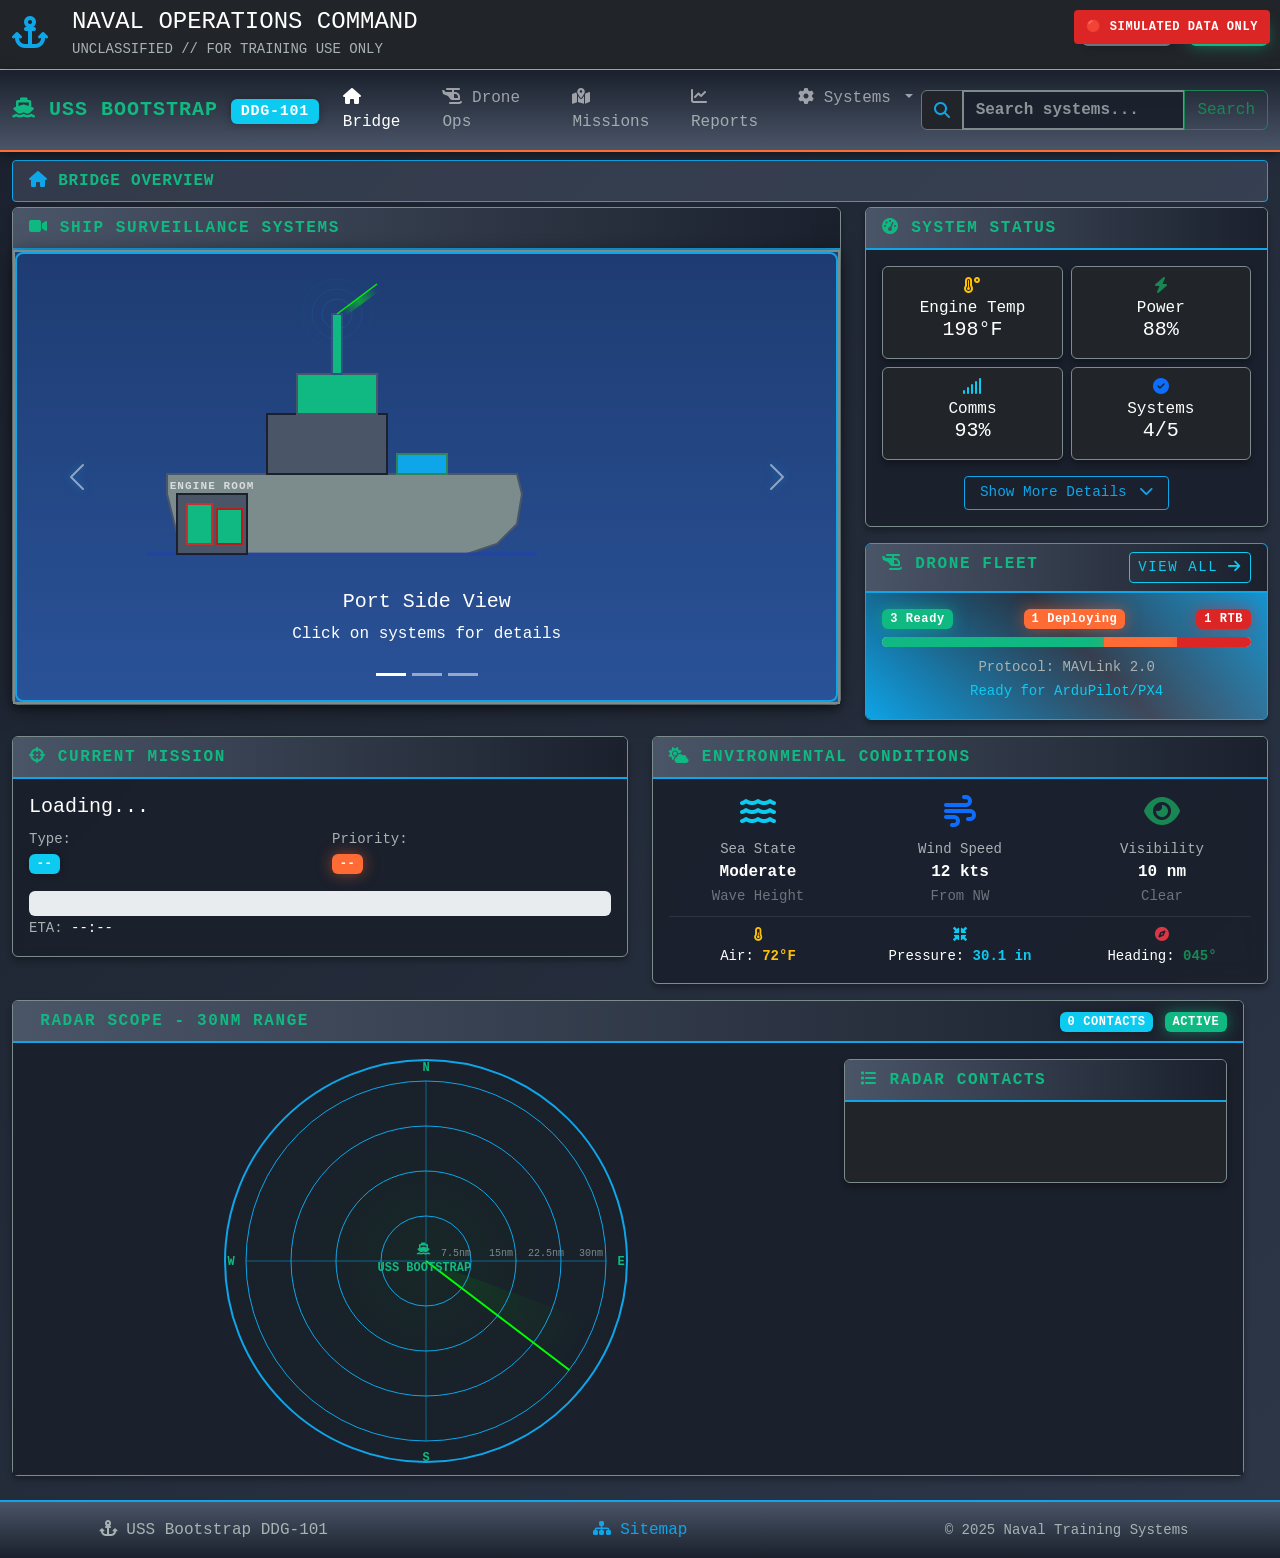
<file: ship_drones_dashboard/index.html>
<!DOCTYPE html>
<!--
	Student Name: Geoff King
	File Name: index.html
	Date: August 11, 2025
	CIS 339 Final Project - Naval Operations Dashboard
	Almost ready for real drone integration
-->
<html lang="en">
<head>
    <meta charset="UTF-8">
    <meta name="viewport" content="width=device-width, initial-scale=1.0">
    <meta name="description" content="Real-time naval vessel monitoring system with drone deployment capabilities. Track ship systems, mission status, and fleet operations.">
    <meta name="keywords" content="naval operations, ship monitoring, drone deployment, maritime surveillance, fleet management">
    <meta name="author" content="Geoff King">
    <title>USS Bootstrap DDG-101 | Naval Operations Dashboard</title>
    
    <!-- Bootstrap CSS -->
    <link href="https://cdn.jsdelivr.net/npm/bootstrap@5.3.0/dist/css/bootstrap.min.css" rel="stylesheet">
    <!-- Font Awesome for icons -->
    <link rel="stylesheet" href="https://cdnjs.cloudflare.com/ajax/libs/font-awesome/6.4.0/css/all.min.css">
    <!-- Custom CSS -->
    <link rel="stylesheet" href="css/style.css">
    
    <!-- MAVLink/Drone Integration Prep -->
    <script>
        // Global telemetry configuration for future drone integration
        window.TELEMETRY_CONFIG = {
            mavlink_port: 14550,  // Standard MAVLink port
            update_rate: 10,       // Hz
            protocol: 'MAVLink',   // Ready for real drones
            websocket_url: null    // Will be set when drone connected
        };
    </script>
</head>

<body>
    <!-- Header Banner -->
    <header class="bg-dark text-white py-2 border-bottom border-warning">
        <div class="container-fluid">
            <div class="row align-items-center">
                <div class="col-auto">
                    <i class="fas fa-anchor fa-2x text-tactical"></i>
                </div>
                <div class="col">
                    <h1 class="h4 mb-0 text-uppercase">Naval Operations Command</h1>
                    <small class="text-muted">UNCLASSIFIED // FOR TRAINING USE ONLY</small>
                </div>
                <div class="col-auto">
                    <!-- Drone Connection Status Indicator -->
                    <span id="drone-link-status" class="badge bg-secondary me-2" title="Drone Link Status">
                        <i class="fas fa-satellite-dish"></i> NO LINK
                    </span>
                    <span id="system-time" class="badge bg-success">--:--:--</span>
                </div>
            </div>
        </div>
    </header>

    <!-- Main Navigation -->
    <nav class="navbar navbar-expand-lg navbar-dark">
        <div class="container-fluid">
            <a class="navbar-brand" href="index.html">
                <i class="fas fa-ship"></i> USS BOOTSTRAP <span class="badge bg-info">DDG-101</span>
            </a>
            <button class="navbar-toggler" type="button" data-bs-toggle="collapse" data-bs-target="#navbarMain">
                <span class="navbar-toggler-icon"></span>
            </button>
            <div class="collapse navbar-collapse" id="navbarMain">
                <ul class="navbar-nav me-auto mb-2 mb-lg-0">
                    <li class="nav-item">
                        <a class="nav-link active" href="index.html">
                            <i class="fas fa-home"></i> Bridge
                        </a>
                    </li>
                    <li class="nav-item">
                        <a class="nav-link" href="drones.html">
                            <i class="fas fa-helicopter"></i> Drone Ops
                        </a>
                    </li>
                    <li class="nav-item">
                        <a class="nav-link" href="mission_control.html">
                            <i class="fas fa-map-marked-alt"></i> Missions
                        </a>
                    </li>
                    <li class="nav-item">
                        <a class="nav-link" href="reports.html">
                            <i class="fas fa-chart-line"></i> Reports
                        </a>
                    </li>
                    <li class="nav-item dropdown">
                        <a class="nav-link dropdown-toggle" href="#" role="button" data-bs-toggle="dropdown">
                            <i class="fas fa-cog"></i> Systems
                        </a>
                        <ul class="dropdown-menu dropdown-menu-dark">
                            <li><a class="dropdown-item" href="#" onclick="showSystemDetails('bridge')">
                                <i class="fas fa-compass"></i> Bridge Status</a></li>
                            <li><a class="dropdown-item" href="#" onclick="showSystemDetails('engine1')">
                                <i class="fas fa-tachometer-alt"></i> Port Engine</a></li>
                            <li><a class="dropdown-item" href="#" onclick="showSystemDetails('engine2')">
                                <i class="fas fa-tachometer-alt"></i> Starboard Engine</a></li>
                            <li><hr class="dropdown-divider"></li>
                            <li><a class="dropdown-item" href="#" onclick="showSystemDetails('weapons')">
                                <i class="fas fa-crosshairs"></i> Weapons Systems</a></li>
                        </ul>
                    </li>
                </ul>
                
                <!-- Search Form with Font Awesome -->
                <form class="d-flex" role="search" onsubmit="searchDashboard(event)">
                    <div class="input-group">
                        <span class="input-group-text bg-dark border-secondary">
                            <i class="fas fa-search text-tactical"></i>
                        </span>
                        <input class="form-control" type="search" placeholder="Search systems..." aria-label="Search">
                        <button class="btn btn-outline-success" type="submit">Search</button>
                    </div>
                </form>
            </div>
        </div>
    </nav>

    <!-- Breadcrumb Navigation -->
    <nav aria-label="breadcrumb" class="container-fluid mt-2">
        <ol class="breadcrumb px-3 py-2" style="background: rgba(74, 85, 104, 0.5); border: 1px solid #0ea5e9; border-radius: 4px;">
            <li class="breadcrumb-item active" aria-current="page" style="color: #10b981;">
                <i class="fas fa-home" style="color: #0ea5e9;"></i> 
                <span style="color: #10b981; font-weight: bold;">Bridge Overview</span>
            </li>
        </ol>
    </nav>

    <div class="container-fluid">
        <!-- Alert Banner -->
        <div id="alert-banner" class="alert alert-dismissible fade show d-none" role="alert">
            <i class="fas fa-exclamation-triangle"></i>
            <span id="alert-message"></span>
            <button type="button" class="btn-close" data-bs-dismiss="alert"></button>
        </div>

        <!-- Ship Views Carousel  -->
        <div class="row mt-1">
            <div class="col-lg-8">
                <div class="card">
                    <div class="card-header">
                        <i class="fas fa-video"></i> Ship Surveillance Systems
                    </div>
                    <div class="card-body p-0">
                        <div id="shipCarousel" class="carousel slide" data-bs-ride="carousel">
                            <div class="carousel-indicators">
                                <button type="button" data-bs-target="#shipCarousel" data-bs-slide-to="0" class="active"></button>
                                <button type="button" data-bs-target="#shipCarousel" data-bs-slide-to="1"></button>
                                <button type="button" data-bs-target="#shipCarousel" data-bs-slide-to="2"></button>
                            </div>
                            <div class="carousel-inner">
                                <!-- Side View ( Interactive) -->
                                <div class="carousel-item active">
                                    <div class="d-block w-100" style="height: 450px; background: linear-gradient(to bottom, #1e3c72 0%, #2a5298 100%);">
                                        <svg width="100%" height="450" id="ship-svg-carousel">
                                            <!-- Complete Side View Ship with all systems -->
                                            <g id="side-view-ship">
                                                <!-- Complete hull profile -->
                                                <path d="M150 220 L150 240 L160 280 L170 300 L450 300 L480 290 L500 270 L505 240 L500 220 Z" 
                                                      fill="#7C8B8C" stroke="#4A5568" stroke-width="2"/>
                                                
                                                <!-- Waterline -->
                                                <line x1="130" y1="300" x2="520" y2="300" stroke="#1e40af" stroke-width="3" opacity="0.7"/>
                                                
                                                <!-- Superstructure (mid-ship) -->
                                                <rect x="250" y="160" width="120" height="60" fill="#4A5568" stroke="#1a202c" stroke-width="2"/>
                                                
                                                <!-- Bridge (clickable) -->
                                                <g>
                                                    <rect x="280" y="120" width="80" height="40" fill="#7C8B8C" stroke="#4A5568" stroke-width="2" 
                                                          class="clickable system-online" data-system="bridge"/>
                                                    <text x="320" y="142" class="system-label hover-label">BRIDGE</text>
                                                </g>
                                                
                                                <!-- Weapons (clickable) -->
                                                <g>
                                                    <rect x="380" y="200" width="50" height="20" fill="#38a169" stroke="#2f855a" stroke-width="2" 
                                                          class="clickable system-standby" data-system="weapons"/>
                                                    <text x="405" y="213" class="system-label hover-label">WEAPONS</text>
                                                </g>
                                                
                                                <!-- Communications with Enhanced Radar (clickable) -->
                                                <g>
                                                    <!-- Comm tower -->
                                                    <rect x="315" y="60" width="10" height="60" fill="#3182ce" stroke="#2c5282" stroke-width="2" 
                                                          class="clickable system-online" data-system="comms"/>
                                                    <text x="320" y="55" class="system-label hover-label">COMMS</text>
                                                    
                                                    <!-- Enhanced Radar Sweep centered on comms -->
                                                    <defs>
                                                        <!-- Gradient for radar sweep -->
                                                        <radialGradient id="radarGradient">
                                                            <stop offset="0%" style="stop-color:#00ff00;stop-opacity:0.8" />
                                                            <stop offset="100%" style="stop-color:#00ff00;stop-opacity:0" />
                                                        </radialGradient>
                                                        
                                                        <!-- Clip path for sweep -->
                                                        <clipPath id="sweepClip">
                                                            <path d="M 320 60 L 370 30 L 370 90 Z" />
                                                        </clipPath>
                                                    </defs>
                                                    
                                                    <!-- Radar rings centered on comms -->
                                                    <circle cx="320" cy="60" r="15" fill="none" stroke="#0ea5e9" stroke-width="0.5" opacity="0.3"/>
                                                    <circle cx="320" cy="60" r="25" fill="none" stroke="#0ea5e9" stroke-width="0.5" opacity="0.2"/>
                                                    <circle cx="320" cy="60" r="35" fill="none" stroke="#0ea5e9" stroke-width="0.5" opacity="0.1"/>
                                                    
                                                    <!-- Radar sweep beam  -->
                                                    <g class="radar-sweep-wiper">
                                                        <path d="M 320 60 L 360 30 L 365 35 L 325 65 Z" 
                                                              fill="url(#radarGradient)" opacity="0.6"/>
                                                        <line x1="320" y1="60" x2="360" y2="30" 
                                                              stroke="#00ff00" stroke-width="1.5" opacity="0.9"/>
                                                    </g>
                                                </g>
                                                
                                                <!-- Engine room -->
                                                <rect x="160" y="240" width="70" height="60" fill="#4A5568" stroke="#1a202c" stroke-width="2"/>
                                                <text x="195" y="235" class="system-label" style="opacity: 0.7;">ENGINE ROOM</text>
                                                
                                                <!-- Port engine ( clickable ) -->
                                                <g>
                                                    <rect x="170" y="250" width="25" height="40" fill="#e53e3e" stroke="#c53030" stroke-width="2" 
                                                          class="clickable system-online" data-system="engine1"/>
                                                    <text x="182" y="273" class="system-label hover-label">PORT</text>
                                                </g>
                                                
                                                <!-- Starboard engine ( clickable ) -->
                                                <g>
                                                    <rect x="200" y="255" width="25" height="35" fill="#dc2626" stroke="#b91c1c" stroke-width="2" 
                                                          class="clickable system-online" data-system="engine2"/>
                                                    <text x="212" y="273" class="system-label hover-label">STBD</text>
                                                </g>
                                            </g>
                                        </svg>
                                    </div>
                                    <div class="carousel-caption">
                                        <h5>Port Side View</h5>
                                        <p>Click on systems for details</p>
                                    </div>
                                </div>
                                
                                <!-- Top View with Enhanced Radar -->
                                <div class="carousel-item">
                                    <div class="d-block w-100" style="height: 450px; background: linear-gradient(to bottom, #1e3c72 0%, #2a5298 100%);">
                                        <svg width="100%" height="450">
                                            <defs>
                                                <!-- Enhanced gradient for top view radar -->
                                                <radialGradient id="topRadarGradient">
                                                    <stop offset="0%" style="stop-color:#00ff00;stop-opacity:0.9" />
                                                    <stop offset="50%" style="stop-color:#00ff00;stop-opacity:0.3" />
                                                    <stop offset="100%" style="stop-color:#00ff00;stop-opacity:0" />
                                                </radialGradient>
                                            </defs>
                                            
                                            <g id="top-view-ship">
                                                <!-- Main hull outline (top-down) -->
                                                <ellipse cx="400" cy="225" rx="180" ry="40" fill="#7C8B8C" stroke="#4A5568" stroke-width="2"/>
                                                
                                                <!-- Superstructure -->
                                                <rect x="350" y="200" width="100" height="50" fill="#4A5568" stroke="#1a202c" stroke-width="1"/>
                                                
                                                <!-- Bridge (clickable) -->
                                                <g>
                                                    <rect x="370" y="205" width="60" height="40" fill="#7C8B8C" stroke="#4A5568" stroke-width="2" 
                                                          class="clickable system-online" data-system="bridge"/>
                                                    <text x="400" y="228" class="system-label hover-label">BRIDGE</text>
                                                </g>
                                                
                                                <!-- Port Engine (clickable) -->
                                                <g>
                                                    <rect x="250" y="210" width="25" height="15" fill="#e53e3e" stroke="#c53030" stroke-width="2" 
                                                          class="clickable system-online" data-system="engine1"/>
                                                    <text x="262" y="220" class="system-label hover-label">PORT</text>
                                                </g>
                                                
                                                <!-- Starboard Engine (clickable) -->
                                                <g>
                                                    <rect x="250" y="230" width="25" height="15" fill="#dc2626" stroke="#b91c1c" stroke-width="2" 
                                                          class="clickable system-online" data-system="engine2"/>
                                                    <text x="262" y="240" class="system-label hover-label">STBD</text>
                                                </g>
                                                
                                                <!-- Communications (clickable) with centered radar -->
                                                <g>
                                                    <circle cx="400" cy="180" r="12" fill="#3182ce" stroke="#2c5282" stroke-width="2" 
                                                            class="clickable system-online" data-system="comms"/>
                                                    <text x="400" y="170" class="system-label hover-label">COMMS</text>
                                                    
                                                    <!-- Radar rings centered on comms -->
                                                    <circle cx="400" cy="180" r="25" fill="none" stroke="#0ea5e9" stroke-width="0.5" opacity="1"/>
                                                    <circle cx="400" cy="180" r="50" fill="none" stroke="#0ea5e9" stroke-width="0.5" opacity="0.8"/>
                                                    <circle cx="400" cy="180" r="75" fill="none" stroke="#0ea5e9" stroke-width="0.5" opacity="0.6"/>
													<circle cx="400" cy="180" r="100" fill="none" stroke="#0ea5e9" stroke-width="0.5" opacity="0.4"/>
													<circle cx="400" cy="180" r="125" fill="none" stroke="#0ea5e9" stroke-width="0.5" opacity="0.2"/>
													<circle cx="400" cy="180" r="150" fill="none" stroke="#0ea5e9" stroke-width="0.5" opacity="0.2"/>
                                                    
                                                    <!-- Better wiper-style sweep -->
													<g class="radar-sweep-top">
														<path d="M 400 180 L 600 60 L 515 95 L 405 185 Z" 
															fill="url(#topRadarGradient)" opacity="0.5"/>
														<line x1="400" y1="180" x2="600" y2="60" 
															stroke="#00ff00" stroke-width="2" opacity="0.9"/>
													</g>
                                                </g>
                                                
                                                <!-- Weapons (clickable) -->
                                                <g>
                                                    <rect x="500" y="215" width="50" height="20" fill="#38a169" stroke="#2f855a" stroke-width="2" 
                                                          class="clickable system-standby" data-system="weapons"/>
                                                    <text x="525" y="228" class="system-label hover-label">WEAPONS</text>
                                                </g>
                                            </g>
                                        </svg>
                                    </div>
                                    <div class="carousel-caption">
                                        <h5>Aerial View</h5>
                                        <p>Click on systems for details</p>
                                    </div>
                                </div>
                                
                                <!-- 3D Perspective / Drone Integration View -->
                                <div class="carousel-item">
                                    <div class="d-block w-100 text-center" style="height: 450px; background: linear-gradient(135deg, #1a202c 0%, #2d3748 100%); display: flex; align-items: center; justify-content: center;">
                                        <div>
                                            <i class="fas fa-cube fa-5x text-tactical mb-3"></i>
                                            <h3 class="text-white">Drone Integration Ready</h3>
                                            <p class="text-muted">MAVLink Protocol Support</p>
                                            <button class="btn btn-tactical-primary" onclick="initDroneConnection()">
                                                <i class="fas fa-satellite-dish"></i> Connect Drone
                                            </button>
                                            <div class="mt-3">
                                                <small class="text-info">
                                                    Compatible with: ArduPilot, PX4, DJI SDK
                                                </small>
                                            </div>
                                        </div>
                                    </div>
                                    <div class="carousel-caption">
                                        <h5>Drone Integration</h5>
                                        <p>Connect real UAVs via MAVLink</p>
                                    </div>
                                </div>
                            </div>
                            <button class="carousel-control-prev" type="button" data-bs-target="#shipCarousel" data-bs-slide="prev">
                                <span class="carousel-control-prev-icon"></span>
                            </button>
                            <button class="carousel-control-next" type="button" data-bs-target="#shipCarousel" data-bs-slide="next">
                                <span class="carousel-control-next-icon"></span>
                            </button>
                        </div>
                    </div>
                </div>
            </div>
            
            <!-- Quick Status Panel -->
            <div class="col-lg-4">
                <div class="card">
                    <div class="card-header">
                        <i class="fas fa-tachometer-alt"></i> System Status
                        <span id="telemetry-rate" class="badge bg-info float-end" style="display: none;">
                            <i class="fas fa-wave-square"></i> 0 Hz
                        </span>
                    </div>
                    <div class="card-body">
                        <!-- Status Cards -->
                        <div class="row g-2">
                            <div class="col-6">
                                <div class="card bg-dark text-white">
                                    <div class="card-body p-2 text-center">
                                        <i class="fas fa-temperature-high text-warning"></i>
                                        <h6 class="mb-0">Engine Temp</h6>
                                        <h5 id="avg-engine-temp">---°F</h5>
                                    </div>
                                </div>
                            </div>
                            <div class="col-6">
                                <div class="card bg-dark text-white">
                                    <div class="card-body p-2 text-center">
                                        <i class="fas fa-bolt text-success"></i>
                                        <h6 class="mb-0">Power</h6>
                                        <h5 id="avg-power">---%</h5>
                                    </div>
                                </div>
                            </div>
                            <div class="col-6">
                                <div class="card bg-dark text-white">
                                    <div class="card-body p-2 text-center">
                                        <i class="fas fa-signal text-info"></i>
                                        <h6 class="mb-0">Comms</h6>
                                        <h5 id="comms-signal">---%</h5>
                                    </div>
                                </div>
                            </div>
                            <div class="col-6">
                                <div class="card bg-dark text-white">
                                    <div class="card-body p-2 text-center">
                                        <i class="fas fa-check-circle text-primary"></i>
                                        <h6 class="mb-0">Systems</h6>
                                        <h5 id="systems-count">-/-</h5>
                                    </div>
                                </div>
                            </div>
                        </div>
                        
                        <!-- Show More Details Button -->
                        <div class="mt-3 text-center">
                            <button type="button" class="btn btn-outline-info btn-sm show-more-btn" id="details-toggle-btn">
                                <span id="details-btn-text">Show More Details</span>
                                <i class="fas fa-chevron-down ms-1" id="details-chevron"></i>
                            </button>
                        </div>
                        
                        <!-- Hidden detailed info -->
                        <div id="more-details" style="display: none;" class="mt-3">
                            <hr class="border-tactical">
                            <small class="text-muted">Additional Metrics:</small>
                            <ul class="list-unstyled small">
                                <li><i class="fas fa-gas-pump text-warning"></i> Fuel: <span id="fuel-level" class="text-success">85%</span></li>
                                <li><i class="fas fa-tachometer-alt text-info"></i> Speed: <span id="ship-speed" class="text-info">15 kts</span></li>
                                <li><i class="fas fa-clock text-primary"></i> Uptime: <span id="system-uptime" class="text-success">247:32</span></li>
                                <li><i class="fas fa-database text-secondary"></i> Data Points: <span id="data-points" class="text-muted">1,847</span></li>
                            </ul>
                            <hr class="border-secondary">
                            <small class="text-muted">System Health:</small>
                            <div class="progress mb-2" style="height: 20px;">
                                <div class="progress-bar bg-success" style="width: 85%">Overall: 85%</div>
                            </div>
                            <small class="text-muted">Quick Actions:</small>
                            <div class="d-grid gap-1 mt-2">
                                <button class="btn btn-sm btn-outline-warning" onclick="runDiagnostics()">
                                    <i class="fas fa-stethoscope"></i> Run Diagnostics
                                </button>
                                <button class="btn btn-sm btn-outline-info" onclick="viewLogs()">
                                    <i class="fas fa-file-alt"></i> View System Logs
                                </button>
                            </div>
                        </div>
                        
                        <script>
                            // Immediate script for toggle button
                            document.getElementById('details-toggle-btn').addEventListener('click', function() {
                                var details = document.getElementById('more-details');
                                var btnText = document.getElementById('details-btn-text');
                                var chevron = document.getElementById('details-chevron');
                                
                                if (details.style.display === 'none' || details.style.display === '') {
                                    details.style.display = 'block';
                                    btnText.textContent = 'Show Less Details';
                                    chevron.className = 'fas fa-chevron-up ms-1';
                                } else {
                                    details.style.display = 'none';
                                    btnText.textContent = 'Show More Details';
                                    chevron.className = 'fas fa-chevron-down ms-1';
                                }
                            });
                        </script>
                    </div>
                </div>
                
                <!-- Drone Status Widget with Real Telemetry Prep -->
                <div class="card mt-3 drone-card">
                    <div class="card-header">
                        <i class="fas fa-helicopter"></i> Drone Fleet
                        <a href="drones.html" class="btn btn-sm btn-outline-info float-end">
                            View All <i class="fas fa-arrow-right"></i>
                        </a>
                    </div>
                    <div class="card-body">
                        <div class="d-flex justify-content-between align-items-center">
                            <span class="badge bg-success">3 Ready</span>
                            <span class="badge bg-warning">1 Deploying</span>
                            <span class="badge bg-danger">1 RTB</span>
                        </div>
                        <div class="progress mt-2" style="height: 10px;">
                            <div class="progress-bar bg-success" style="width: 60%"></div>
                            <div class="progress-bar bg-warning" style="width: 20%"></div>
                            <div class="progress-bar bg-danger" style="width: 20%"></div>
                        </div>
                        
                        <!-- Real Drone Connection Readiness -->
                        <div class="mt-2 text-center">
                            <small class="text-muted">Protocol: MAVLink 2.0</small><br>
                            <small class="text-info">Ready for ArduPilot/PX4</small>
                        </div>
                    </div>
                </div>
            </div>
        </div>

        <!-- Mission and Environment Row -->
        <div class="row mt-3">
            <div class="col-md-6">
                <div class="card">
                    <div class="card-header">
                        <i class="fas fa-crosshairs"></i> Current Mission
                    </div>
                    <div class="card-body">
                        <h5 id="mission-name" class="text-white">Loading...</h5>
                        <div class="row">
                            <div class="col-6">
                                <small class="text-muted">Type:</small><br>
                                <span id="mission-type" class="badge bg-info">--</span>
                            </div>
                            <div class="col-6">
                                <small class="text-muted">Priority:</small><br>
                                <span id="mission-priority" class="badge bg-warning">--</span>
                            </div>
                        </div>
                        <div class="progress mt-3" style="height: 25px;">
                            <div id="mission-progress-bar" class="progress-bar progress-bar-striped progress-bar-animated" 
                                 role="progressbar" style="width: 0%">0%</div>
                        </div>
                        <small class="text-muted">ETA: <span id="mission-eta" class="text-white">--:--</span></small>
                    </div>
                </div>
            </div>
            
            <div class="col-md-6">
                <div class="card">
                    <div class="card-header">
                        <i class="fas fa-cloud-sun"></i> Environmental Conditions
                    </div>
                    <div class="card-body">
                        <div class="row text-center">
                            <div class="col-4">
                                <div class="mb-2">
                                    <i class="fas fa-water fa-2x text-info"></i>
                                </div>
                                <small class="text-muted d-block">Sea State</small>
                                <strong id="sea-state" class="d-block text-white">Moderate</strong>
                                <small class="text-secondary">Wave Height</small>
                            </div>
                            <div class="col-4">
                                <div class="mb-2">
                                    <i class="fas fa-wind fa-2x text-primary"></i>
                                </div>
                                <small class="text-muted d-block">Wind Speed</small>
                                <strong id="wind-speed" class="d-block text-white">12 kts</strong>
                                <small class="text-secondary">From NW</small>
                            </div>
                            <div class="col-4">
                                <div class="mb-2">
                                    <i class="fas fa-eye fa-2x text-success"></i>
                                </div>
                                <small class="text-muted d-block">Visibility</small>
                                <strong id="visibility" class="d-block text-white">10 nm</strong>
                                <small class="text-secondary">Clear</small>
                            </div>
                        </div>
                        <hr class="my-2 border-secondary">
                        <div class="row text-center small">
                            <div class="col-4">
                                <i class="fas fa-thermometer-half text-warning"></i>
                                <span class="d-block text-white">Air: <strong id="air-temp" class="text-warning">72°F</strong></span>
                            </div>
                            <div class="col-4">
                                <i class="fas fa-compress-arrows-alt text-info"></i>
                                <span class="d-block text-white">Pressure: <strong id="pressure" class="text-info">30.1 in</strong></span>
                            </div>
                            <div class="col-4">
                                <i class="fas fa-compass text-danger"></i>
                                <span class="d-block text-white">Heading: <strong id="heading" class="text-success">045°</strong></span>
                            </div>
                        </div>
                    </div>
                </div>
            </div>
			

			<!-- Radar Display -->
			<div class="row mt-3">
				<div class="col-12">
					<div class="card">
						<div class="card-header">
							<i class="fas fa-radar"></i> Radar Scope - 30nm Range
							<div class="float-end">
								<span id="radar-contacts-count" class="badge bg-info">0 Contacts</span>
								<span id="radar-sweep-status" class="badge bg-success">ACTIVE</span>
							</div>
						</div>
						<div class="card-body" style="background: #1a202c;">
							<div class="row">
								<div class="col-lg-8">
									<!-- Radar Display -->
									<div class="text-center">
										<div style="position: relative; width: 400px; height: 400px; margin: 0 auto;">
											<canvas id="radarCanvas" width="400" height="400" 
													style="border: 2px solid #0ea5e9; border-radius: 50%; background: radial-gradient(circle, rgba(0,100,0,0.1) 0%, rgba(0,50,0,0.05) 50%, transparent 100%);"></canvas>
											<!-- Ship icon at center -->
											<div style="position: absolute; top: 50%; left: 50%; transform: translate(-50%, -50%); color: #10b981; font-size: 12px; font-weight: bold;">
												<i class="fas fa-ship"></i><br>USS BOOTSTRAP
											</div>
										</div>
									</div>
								</div>
								<div class="col-lg-4">
									<!-- Contact List -->
									<div class="card bg-dark">
										<div class="card-header">
											<i class="fas fa-list"></i> Radar Contacts
										</div>
										<div class="card-body" style="max-height: 300px; overflow-y: auto;">
											<div id="radar-contacts-list">
												<div class="text-center text-muted">
													<i class="fas fa-search"></i><br>
													Scanning for contacts...
												</div>
											</div>
										</div>
									</div>
								</div>
							</div>
						</div>
					</div>
				</div>
			</div>
			
			
        </div>
    </div>

    <!-- Footer -->
    <footer class="mt-4 py-3">
        <div class="container-fluid">
            <div class="row text-center">
                <div class="col-md-4">
                    <i class="fas fa-anchor"></i> USS Bootstrap DDG-101
                </div>
                <div class="col-md-4">
                    <a href="sitemap.html" class="text-decoration-none text-tactical">
                        <i class="fas fa-sitemap"></i> Sitemap
                    </a>
                </div>
                <div class="col-md-4">
                    <small class="text-muted">© 2025 Naval Training Systems</small>
                </div>
            </div>
        </div>
    </footer>

    <!-- System Details Modal  -->
    <div class="modal fade" id="systemModal" tabindex="-1" aria-labelledby="systemModalLabel" aria-hidden="true">
        <div class="modal-dialog modal-lg">
            <div class="modal-content bg-dark text-white">
                <div class="modal-header">
                    <h5 class="modal-title" id="systemModalLabel">System Details</h5>
                    <button type="button" class="btn-close btn-close-white" data-bs-dismiss="modal" aria-label="Close"></button>
                </div>
                <div class="modal-body">
                    <div class="row">
                        <div class="col-md-6">
                            <h6>Status Overview</h6>
                            <p><strong>System:</strong> <span id="modal-system-name">---</span></p>
                            <p><strong>Status:</strong> <span id="modal-status" class="badge">---</span></p>
                            <p><strong>Last Update:</strong> <span id="modal-timestamp">---</span></p>
                        </div>
                        <div class="col-md-6">
                            <h6>Real-Time Readings</h6>
                            <div id="modal-readings">
                            </div>
                        </div>
                    </div>
                    
                    <!-- Progress bars for numeric values -->
                    <div class="mt-3" id="modal-progress-bars">
                        <!-- Dynamic progress bars will go here -->
						
						
						
                    </div>
                    
                    <!-- Additional system info -->
                    <div class="mt-3" id="modal-additional-info">
                        <!-- system details will go here -->
						
						
						
                    </div>
                </div>
                <div class="modal-footer">
                    <button type="button" class="btn btn-secondary" data-bs-dismiss="modal">Close</button>
                    <button type="button" class="btn btn-primary" id="refresh-system" onclick="refreshSystemData()">
                        <i class="fas fa-sync"></i> Refresh Data
                    </button>
                </div>
            </div>
        </div>
    </div>

    <!-- Scripts -->
    <script src="https://cdn.jsdelivr.net/npm/bootstrap@5.3.0/dist/js/bootstrap.bundle.min.js"></script>
    <script src="js/dashboard.js"></script>
    <script>
        // ship systems data
        let shipSystems = {
            bridge: { name: "Bridge", status: "online", temp: 72, crew_count: 6 },
            engine1: { name: "Port Engine", status: "online", temp: 195, power: 85, rpm: 3000 },
            engine2: { name: "Starboard Engine", status: "online", temp: 198, power: 87, rpm: 3100 },
            comms: { name: "Communications", status: "online", signal: 92, channels_active: 18, encryption: "AES-256" },
            weapons: { name: "Forward Weapons", status: "standby", ready: true, missile_count: 92 }
        };

        // Drone telemetry handler ( preparation for real drones )
        function initDroneConnection() {
            alert('Drone Connection Interface\n\n' + 
                  'Ready to connect via:\n' +
                  '• USB Serial (COM port)\n' +
                  '• TCP/IP (Port 14550)\n' +
                  '• WebSocket Bridge\n\n' +
                  'Supported protocols: MAVLink 1.0/2.0');
            
        }

        // Process real drone telemetry ( MAVLink compatible )
        function processDroneTelemetry(mavlinkMessage) {
   
            
            console.log('Processing MAVLink message:', mavlinkMessage);
        }

        // Update system time
        setInterval(() => {
            document.getElementById('system-time').textContent = 
                new Date().toLocaleTimeString('en-US', { hour12: false });
        }, 1000);
        
        // Search functionality
        function searchDashboard(event) {
            event.preventDefault();
            const query = event.target.querySelector('input').value;
            console.log('Searching for:', query);
            alert('Searching for: ' + query);
        }
        
        // Show system details modal
        function showSystemDetails(systemId) {
            const system = shipSystems[systemId];
            if (!system) return;
            
            // Update modal content
            document.getElementById('systemModalLabel').textContent = `${system.name} - System Details`;
            document.getElementById('modal-system-name').textContent = system.name;
            
            const statusBadge = document.getElementById('modal-status');
            statusBadge.textContent = system.status.toUpperCase();
            statusBadge.className = `badge bg-${getStatusColor(system.status)}`;
            
            document.getElementById('modal-timestamp').textContent = new Date().toLocaleTimeString();
            
            // Build dynamic content
            let readingsHTML = '';
            let progressBarsHTML = '';
            
            if (system.temp !== undefined) {
                readingsHTML += `<p><strong>Temperature:</strong> ${system.temp}°F</p>`;
                const tempPercent = Math.min(100, Math.max(0, (system.temp - 60) / 160 * 100));
                const tempColor = system.temp > 210 ? 'danger' : (system.temp > 200 ? 'warning' : 'info');
                progressBarsHTML += `
                    <div class="mb-2">
                        <label class="form-label">Temperature</label>
                        <div class="progress">
                            <div class="progress-bar bg-${tempColor}" style="width: ${tempPercent}%">${system.temp}°F</div>
                        </div>
                    </div>`;
            }
            
            if (system.power !== undefined) {
                readingsHTML += `<p><strong>Power Output:</strong> ${system.power}%</p>`;
                progressBarsHTML += `
                    <div class="mb-2">
                        <label class="form-label">Power Output</label>
                        <div class="progress">
                            <div class="progress-bar bg-success" style="width: ${system.power}%">${system.power}%</div>
                        </div>
                    </div>`;
            }
            
            if (system.signal !== undefined) {
                readingsHTML += `<p><strong>Signal Strength:</strong> ${system.signal}%</p>`;
            }
            
            document.getElementById('modal-readings').innerHTML = readingsHTML;
            document.getElementById('modal-progress-bars').innerHTML = progressBarsHTML;
            
            // Show modal
            const modal = new bootstrap.Modal(document.getElementById('systemModal'));
            modal.show();
        }
        
        // Get status color for badges
        function getStatusColor(status) {
            switch(status) {
                case 'online': return 'success';
                case 'warning': return 'warning';
                case 'critical': return 'danger';
                case 'offline': return 'secondary';
                case 'standby': return 'info';
                default: return 'secondary';
            }
        }
        
        // Additional functions
        function runDiagnostics() {
            alert('Running system diagnostics... This may take a few moments.');
        }
        
        function viewLogs() {
            alert('Opening system logs...');
        }
        
        function refreshSystemData() {
            alert('Refreshing system data...');
        }
        
        // Initialize click handlers when page loads
        document.addEventListener('DOMContentLoaded', function() {
            // Add click handlers to all clickable ship systems
            document.querySelectorAll('.clickable').forEach(element => {
                element.addEventListener('click', function() {
                    const systemId = this.getAttribute('data-system');
                    showSystemDetails(systemId);
                });
            });
            
            // Initialize tooltips if needed
            const tooltipTriggerList = [].slice.call(document.querySelectorAll('[data-bs-toggle="tooltip"]'));
            tooltipTriggerList.map(function (tooltipTriggerEl) {
                return new bootstrap.Tooltip(tooltipTriggerEl);
            });
        });
    </script>
</body>
</html>
</file>
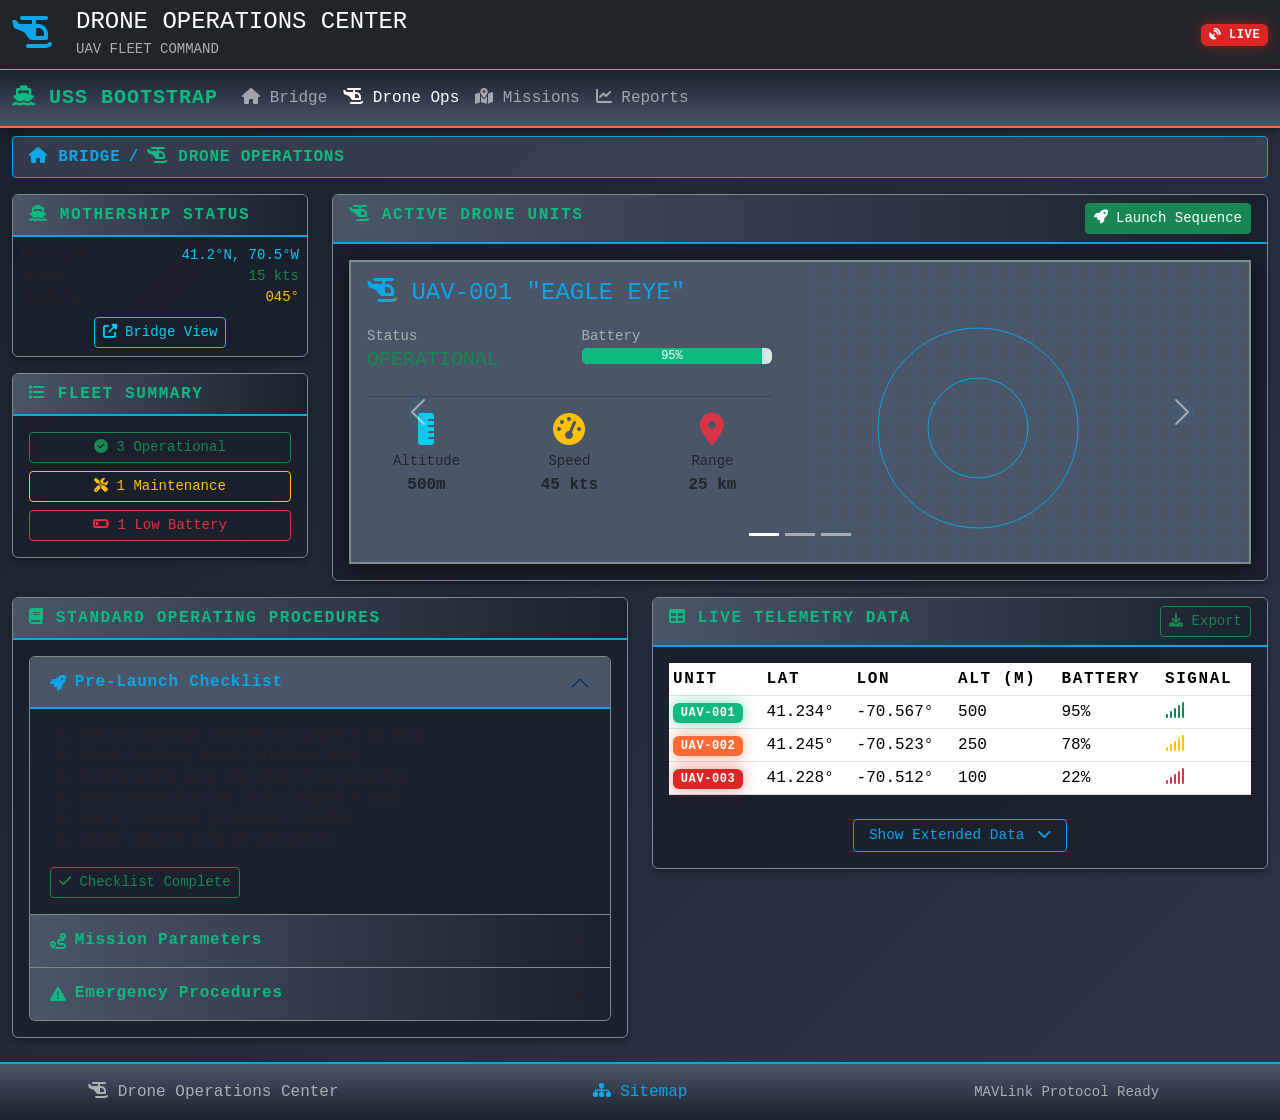
<file: ship_drones_dashboard/drones.html>
<!DOCTYPE html>
<!--
	Student Name: Geoff King
	File Name: drones.html
	Date: August 10, 2025
	CIS 339 Final Project - Drone Operations Center
-->
<html lang="en">
<head>
    <meta charset="UTF-8">
    <meta name="viewport" content="width=device-width, initial-scale=1.0">
    <meta name="description" content="Drone fleet management and control center for maritime surveillance operations">
    <meta name="keywords" content="UAV operations, drone control, maritime surveillance, autonomous vehicles">
    <title>Drone Operations | USS Bootstrap Naval Dashboard</title>
    
    <link href="https://cdn.jsdelivr.net/npm/bootstrap@5.3.0/dist/css/bootstrap.min.css" rel="stylesheet">
    <link rel="stylesheet" href="https://cdnjs.cloudflare.com/ajax/libs/font-awesome/6.4.0/css/all.min.css">
    <link rel="stylesheet" href="css/style.css">
</head>

<body>
    <!-- Header Banner -->
    <header class="bg-dark text-white py-2 border-bottom border-warning">
        <div class="container-fluid">
            <div class="row align-items-center">
                <div class="col-auto">
                    <i class="fas fa-helicopter fa-2x text-tactical"></i>
                </div>
                <div class="col">
                    <h1 class="h4 mb-0 text-uppercase">Drone Operations Center</h1>
                    <small class="text-muted">UAV FLEET COMMAND</small>
                </div>
                <div class="col-auto">
                    <span class="badge bg-danger sonar-ping">
                        <i class="fas fa-satellite-dish"></i> LIVE
                    </span>
                </div>
            </div>
        </div>
    </header>

    <!-- Main Navigation-->
    <nav class="navbar navbar-expand-lg navbar-dark">
        <div class="container-fluid">
            <a class="navbar-brand" href="index.html">
                <i class="fas fa-ship"></i> USS BOOTSTRAP
            </a>
            <button class="navbar-toggler" type="button" data-bs-toggle="collapse" data-bs-target="#navbarMain">
                <span class="navbar-toggler-icon"></span>
            </button>
            <div class="collapse navbar-collapse" id="navbarMain">
                <ul class="navbar-nav me-auto mb-2 mb-lg-0">
                    <li class="nav-item">
                        <a class="nav-link" href="index.html">
                            <i class="fas fa-home"></i> Bridge
                        </a>
                    </li>
                    <li class="nav-item">
                        <a class="nav-link active" href="drones.html">
                            <i class="fas fa-helicopter"></i> Drone Ops
                        </a>
                    </li>
                    <li class="nav-item">
                        <a class="nav-link" href="mission_control.html">
                            <i class="fas fa-map-marked-alt"></i> Missions
                        </a>
                    </li>
                    <li class="nav-item">
                        <a class="nav-link" href="reports.html">
                            <i class="fas fa-chart-line"></i> Reports
                        </a>
                    </li>
                </ul>
            </div>
        </div>
    </nav>

    <!-- Breadcrumb -->
    <nav aria-label="breadcrumb" class="container-fluid mt-2">
        <ol class="breadcrumb bg-dark px-3 py-2">
            <li class="breadcrumb-item"><a href="index.html" class="text-decoration-none">
                <i class="fas fa-home"></i> Bridge</a></li>
            <li class="breadcrumb-item active" aria-current="page">
                <i class="fas fa-helicopter"></i> Drone Operations</li>
        </ol>
    </nav>

    <div class="container-fluid">
        <!-- Fleet Overview -->
        <div class="row mt-3">
            <div class="col-lg-3">
                <!-- Ship Status Mini Card -->
                <div class="card mb-3">
                    <div class="card-header">
                        <i class="fas fa-ship"></i> Mothership Status
                    </div>
                    <div class="card-body p-2">
                        <small class="d-flex justify-content-between">
                            <span>Position:</span>
                            <span class="text-info">41.2°N, 70.5°W</span>
                        </small>
                        <small class="d-flex justify-content-between">
                            <span>Speed:</span>
                            <span class="text-success">15 kts</span>
                        </small>
                        <small class="d-flex justify-content-between">
                            <span>Heading:</span>
                            <span class="text-warning">045°</span>
                        </small>
                        <hr class="my-1">
                        <div class="text-center">
                            <a href="index.html" class="btn btn-sm btn-outline-info">
                                <i class="fas fa-external-link-alt"></i> Bridge View
                            </a>
                        </div>
                    </div>
                </div>

                <!-- Drone Fleet Summary -->
                <div class="card">
                    <div class="card-header">
                        <i class="fas fa-list"></i> Fleet Summary
                    </div>
                    <div class="card-body">
                        <div class="d-grid gap-2">
                            <button class="btn btn-sm btn-outline-success">
                                <i class="fas fa-check-circle"></i> 3 Operational
                            </button>
                            <button class="btn btn-sm btn-outline-warning">
                                <i class="fas fa-tools"></i> 1 Maintenance
                            </button>
                            <button class="btn btn-sm btn-outline-danger">
                                <i class="fas fa-battery-quarter"></i> 1 Low Battery
                            </button>
                        </div>
                    </div>
                </div>
            </div>

            <!-- Drone Carousel -->
            <div class="col-lg-9">
                <div class="card">
                    <div class="card-header">
                        <i class="fas fa-helicopter"></i> Active Drone Units
                        <button class="btn btn-sm btn-success float-end" onclick="launchDrone()">
                            <i class="fas fa-rocket"></i> Launch Sequence
                        </button>
                    </div>
                    <div class="card-body">
                        <!-- Drone Unit Carousel -->
                        <div id="droneCarousel" class="carousel slide" data-bs-ride="carousel">
                            <div class="carousel-indicators">
                                <button type="button" data-bs-target="#droneCarousel" data-bs-slide-to="0" class="active"></button>
                                <button type="button" data-bs-target="#droneCarousel" data-bs-slide-to="1"></button>
                                <button type="button" data-bs-target="#droneCarousel" data-bs-slide-to="2"></button>
                            </div>
                            <div class="carousel-inner">
                                <!-- Drone 1 -->
                                <div class="carousel-item active">
                                    <div class="row">
                                        <div class="col-md-6">
                                            <div class="drone-control-panel p-3">
                                                <h4 class="text-tactical">
                                                    <i class="fas fa-helicopter"></i> UAV-001 "EAGLE EYE"
                                                </h4>
                                                <div class="row mt-3">
                                                    <div class="col-6">
                                                        <small class="text-muted">Status</small>
                                                        <h5 class="text-success">OPERATIONAL</h5>
                                                    </div>
                                                    <div class="col-6">
                                                        <small class="text-muted">Battery</small>
                                                        <div class="progress">
                                                            <div class="progress-bar bg-success" style="width: 95%">95%</div>
                                                        </div>
                                                    </div>
                                                </div>
                                                <hr>
                                                <div class="row text-center">
                                                    <div class="col-4">
                                                        <i class="fas fa-ruler-vertical fa-2x text-info"></i><br>
                                                        <small>Altitude</small><br>
                                                        <strong>500m</strong>
                                                    </div>
                                                    <div class="col-4">
                                                        <i class="fas fa-tachometer-alt fa-2x text-warning"></i><br>
                                                        <small>Speed</small><br>
                                                        <strong>45 kts</strong>
                                                    </div>
                                                    <div class="col-4">
                                                        <i class="fas fa-map-marker-alt fa-2x text-danger"></i><br>
                                                        <small>Range</small><br>
                                                        <strong>25 km</strong>
                                                    </div>
                                                </div>
                                            </div>
                                        </div>
                                        <div class="col-md-6">
                                            <div class="tactical-grid p-3" style="height: 300px; position: relative;">
                                                <canvas id="drone1-radar" width="300" height="300"></canvas>
                                            </div>
                                        </div>
                                    </div>
                                </div>
                                
                                <!-- Drone 2 -->
                                <div class="carousel-item">
                                    <div class="row">
                                        <div class="col-md-6">
                                            <div class="drone-control-panel p-3">
                                                <h4 class="text-tactical">
                                                    <i class="fas fa-helicopter"></i> UAV-002 "SEA HAWK"
                                                </h4>
                                                <div class="row mt-3">
                                                    <div class="col-6">
                                                        <small class="text-muted">Status</small>
                                                        <h5 class="text-warning">DEPLOYING</h5>
                                                    </div>
                                                    <div class="col-6">
                                                        <small class="text-muted">Battery</small>
                                                        <div class="progress">
                                                            <div class="progress-bar bg-warning" style="width: 78%">78%</div>
                                                        </div>
                                                    </div>
                                                </div>
                                                <hr>
                                                <div class="row text-center">
                                                    <div class="col-4">
                                                        <i class="fas fa-ruler-vertical fa-2x text-info"></i><br>
                                                        <small>Altitude</small><br>
                                                        <strong>250m</strong>
                                                    </div>
                                                    <div class="col-4">
                                                        <i class="fas fa-tachometer-alt fa-2x text-warning"></i><br>
                                                        <small>Speed</small><br>
                                                        <strong>38 kts</strong>
                                                    </div>
                                                    <div class="col-4">
                                                        <i class="fas fa-map-marker-alt fa-2x text-danger"></i><br>
                                                        <small>Range</small><br>
                                                        <strong>15 km</strong>
                                                    </div>
                                                </div>
                                            </div>
                                        </div>
                                        <div class="col-md-6">
                                            <div class="tactical-grid p-3" style="height: 300px;">
                                                <canvas id="drone2-radar" width="300" height="300"></canvas>
                                            </div>
                                        </div>
                                    </div>
                                </div>
                                
                                <!-- Drone 3 -->
                                <div class="carousel-item">
                                    <div class="row">
                                        <div class="col-md-6">
                                            <div class="drone-control-panel p-3">
                                                <h4 class="text-tactical">
                                                    <i class="fas fa-helicopter"></i> UAV-003 "STORM WATCH"
                                                </h4>
                                                <div class="row mt-3">
                                                    <div class="col-6">
                                                        <small class="text-muted">Status</small>
                                                        <h5 class="text-danger">RTB</h5>
                                                    </div>
                                                    <div class="col-6">
                                                        <small class="text-muted">Battery</small>
                                                        <div class="progress">
                                                            <div class="progress-bar bg-danger" style="width: 22%">22%</div>
                                                        </div>
                                                    </div>
                                                </div>
                                                <hr>
                                                <div class="row text-center">
                                                    <div class="col-4">
                                                        <i class="fas fa-ruler-vertical fa-2x text-info"></i><br>
                                                        <small>Altitude</small><br>
                                                        <strong>100m</strong>
                                                    </div>
                                                    <div class="col-4">
                                                        <i class="fas fa-tachometer-alt fa-2x text-warning"></i><br>
                                                        <small>Speed</small><br>
                                                        <strong>52 kts</strong>
                                                    </div>
                                                    <div class="col-4">
                                                        <i class="fas fa-map-marker-alt fa-2x text-danger"></i><br>
                                                        <small>Range</small><br>
                                                        <strong>5 km</strong>
                                                    </div>
                                                </div>
                                            </div>
                                        </div>
                                        <div class="col-md-6">
                                            <div class="tactical-grid p-3" style="height: 300px;">
                                                <canvas id="drone3-radar" width="300" height="300"></canvas>
                                            </div>
                                        </div>
                                    </div>
                                </div>
                            </div>
                            <button class="carousel-control-prev" type="button" data-bs-target="#droneCarousel" data-bs-slide="prev">
                                <span class="carousel-control-prev-icon"></span>
                            </button>
                            <button class="carousel-control-next" type="button" data-bs-target="#droneCarousel" data-bs-slide="next">
                                <span class="carousel-control-next-icon"></span>
                            </button>
                        </div>
                    </div>
                </div>
            </div>
        </div>

        <!-- Deployment Procedures Accordion -->
        <div class="row mt-3">
            <div class="col-lg-6">
                <div class="card">
                    <div class="card-header">
                        <i class="fas fa-book"></i> Standard Operating Procedures
                    </div>
                    <div class="card-body">
                        <div class="accordion" id="proceduresAccordion">
                            <div class="accordion-item">
                                <h2 class="accordion-header">
                                    <button class="accordion-button" type="button" data-bs-toggle="collapse" 
                                            data-bs-target="#collapseOne">
                                        <i class="fas fa-rocket me-2"></i> Pre-Launch Checklist
                                    </button>
                                </h2>
                                <div id="collapseOne" class="accordion-collapse collapse show" 
                                     data-bs-parent="#proceduresAccordion">
                                    <div class="accordion-body">
                                        <ol class="small">
                                            <li>Verify weather conditions (wind < 25 kts)</li>
                                            <li>Check battery level (minimum 90%)</li>
                                            <li>Confirm GPS lock (minimum 8 satellites)</li>
                                            <li>Test communication link (signal > 80%)</li>
                                            <li>Verify mission parameters loaded</li>
                                            <li>Clear launch area of personnel</li>
                                        </ol>
                                        <button class="btn btn-sm btn-outline-success">
                                            <i class="fas fa-check"></i> Checklist Complete
                                        </button>
                                    </div>
                                </div>
                            </div>
                            <div class="accordion-item">
                                <h2 class="accordion-header">
                                    <button class="accordion-button collapsed" type="button" data-bs-toggle="collapse" 
                                            data-bs-target="#collapseTwo">
                                        <i class="fas fa-route me-2"></i> Mission Parameters
                                    </button>
                                </h2>
                                <div id="collapseTwo" class="accordion-collapse collapse" 
                                     data-bs-parent="#proceduresAccordion">
                                    <div class="accordion-body">
                                        <form>
                                            <div class="mb-2">
                                                <label class="form-label small">Mission Type</label>
                                                <select class="form-select form-select-sm">
                                                    <option>Surveillance</option>
                                                    <option>Search & Rescue</option>
                                                    <option>Patrol</option>
                                                    <option>Reconnaissance</option>
                                                </select>
                                            </div>
                                            <div class="mb-2">
                                                <label class="form-label small">Flight Pattern</label>
                                                <select class="form-select form-select-sm">
                                                    <option>Circle</option>
                                                    <option>Grid Search</option>
                                                    <option>Waypoint Navigation</option>
                                                </select>
                                            </div>
                                            <button type="submit" class="btn btn-sm btn-primary">
                                                <i class="fas fa-upload"></i> Upload Parameters
                                            </button>
                                        </form>
                                    </div>
                                </div>
                            </div>
                            <div class="accordion-item">
                                <h2 class="accordion-header">
                                    <button class="accordion-button collapsed" type="button" data-bs-toggle="collapse" 
                                            data-bs-target="#collapseThree">
                                        <i class="fas fa-exclamation-triangle me-2"></i> Emergency Procedures
                                    </button>
                                </h2>
                                <div id="collapseThree" class="accordion-collapse collapse" 
                                     data-bs-parent="#proceduresAccordion">
                                    <div class="accordion-body">
                                        <div class="alert alert-danger" role="alert">
                                            <i class="fas fa-exclamation-circle"></i> 
                                            <strong>Loss of Signal Protocol:</strong>
                                        </div>
                                        <ul class="small">
                                            <li>Drone automatically initiates RTB after 30 seconds</li>
                                            <li>Climbs to safe altitude (500m)</li>
                                            <li>Returns via direct path to launch point</li>
                                            <li>Lands automatically if signal not restored</li>
                                        </ul>
                                        <button class="btn btn-sm btn-danger">
                                            <i class="fas fa-home"></i> Force RTB All Units
                                        </button>
                                    </div>
                                </div>
                            </div>
                        </div>
                    </div>
                </div>
            </div>

            <!-- Telemetry Data Table -->
            <div class="col-lg-6">
                <div class="card">
                    <div class="card-header">
                        <i class="fas fa-table"></i> Live Telemetry Data
                        <button class="btn btn-sm btn-outline-success float-end" onclick="exportTelemetry()">
                            <i class="fas fa-download"></i> Export
                        </button>
                    </div>
                    <div class="card-body">
                        <div class="table-responsive">
                            <table class="table table-sm table-tactical">
                                <thead>
                                    <tr>
                                        <th>Unit</th>
                                        <th>Lat</th>
                                        <th>Lon</th>
                                        <th>Alt (m)</th>
                                        <th>Battery</th>
                                        <th>Signal</th>
                                    </tr>
                                </thead>
                                <tbody id="telemetry-tbody">
                                    <tr>
                                        <td><span class="badge bg-success">UAV-001</span></td>
                                        <td>41.234°</td>
                                        <td>-70.567°</td>
                                        <td>500</td>
                                        <td>95%</td>
                                        <td><i class="fas fa-signal text-success"></i></td>
                                    </tr>
                                    <tr>
                                        <td><span class="badge bg-warning">UAV-002</span></td>
                                        <td>41.245°</td>
                                        <td>-70.523°</td>
                                        <td>250</td>
                                        <td>78%</td>
                                        <td><i class="fas fa-signal text-warning"></i></td>
                                    </tr>
                                    <tr>
                                        <td><span class="badge bg-danger">UAV-003</span></td>
                                        <td>41.228°</td>
                                        <td>-70.512°</td>
                                        <td>100</td>
                                        <td>22%</td>
                                        <td><i class="fas fa-signal text-danger"></i></td>
                                    </tr>
                                </tbody>
                            </table>
                        </div>
                        
                        <!-- Show More Data -->
                        <div class="text-center mt-2">
                            <button class="btn btn-sm show-more-btn" onclick="toggleMoreTelemetry()">
                                <span id="telemetry-btn-text">Show Extended Data</span>
                                <i class="fas fa-chevron-down ms-1"></i>
                            </button>
                        </div>
                        
                        <div id="extended-telemetry" style="display: none;" class="mt-3">
                            <small class="text-info">Additional Telemetry:</small>
                            <ul class="list-unstyled small text-white">
                                <li>• Roll/Pitch/Yaw angles</li>
                                <li>• Motor temperatures</li>
                                <li>• Payload status</li>
                                <li>• Video feed quality</li>
                            </ul>
                        </div>
                    </div>
                </div>
            </div>
        </div>
    </div>

    <!-- Footer -->
    <footer class="mt-4 py-3">
        <div class="container-fluid">
            <div class="row text-center">
                <div class="col-md-4">
                    <i class="fas fa-helicopter"></i> Drone Operations Center
                </div>
                <div class="col-md-4">
                    <a href="sitemap.html" class="text-decoration-none text-tactical">
                        <i class="fas fa-sitemap"></i> Sitemap
                    </a>
                </div>
                <div class="col-md-4">
                    <small class="text-muted">MAVLink Protocol Ready</small>
                </div>
            </div>
        </div>
    </footer>

    <script src="https://cdn.jsdelivr.net/npm/bootstrap@5.3.0/dist/js/bootstrap.bundle.min.js"></script>
    <script>
        // Toggle extended telemetry
        function toggleMoreTelemetry() {
            const extended = document.getElementById('extended-telemetry');
            const btnText = document.getElementById('telemetry-btn-text');
            
            if (extended.style.display === 'none') {
                extended.style.display = 'block';
                btnText.textContent = 'Hide Extended Data';
            } else {
                extended.style.display = 'none';
                btnText.textContent = 'Show Extended Data';
            }
        }
        
        // Launch drone countdown
        function launchDrone() {
            if (confirm('Initiate launch sequence for next available drone?')) {
                alert('Launch sequence initiated. T-minus 30 seconds...');
                // Add countdown logic here
            }
        }
        
        // Export telemetry
        function exportTelemetry() {
            alert('Telemetry data exported to CSV format');
        }
        
        // Draw simple radar on canvas (placeholder for now)
        document.addEventListener('DOMContentLoaded', function() {
            ['drone1-radar', 'drone2-radar', 'drone3-radar'].forEach(id => {
                const canvas = document.getElementById(id);
                if (canvas) {
                    const ctx = canvas.getContext('2d');
                    // Draw radar circles
                    ctx.strokeStyle = '#0ea5e9';
                    ctx.beginPath();
                    ctx.arc(150, 150, 50, 0, 2 * Math.PI);
                    ctx.stroke();
                    ctx.beginPath();
                    ctx.arc(150, 150, 100, 0, 2 * Math.PI);
                    ctx.stroke();
                }
            });
        });
    </script>
</body>
</html>
</file>
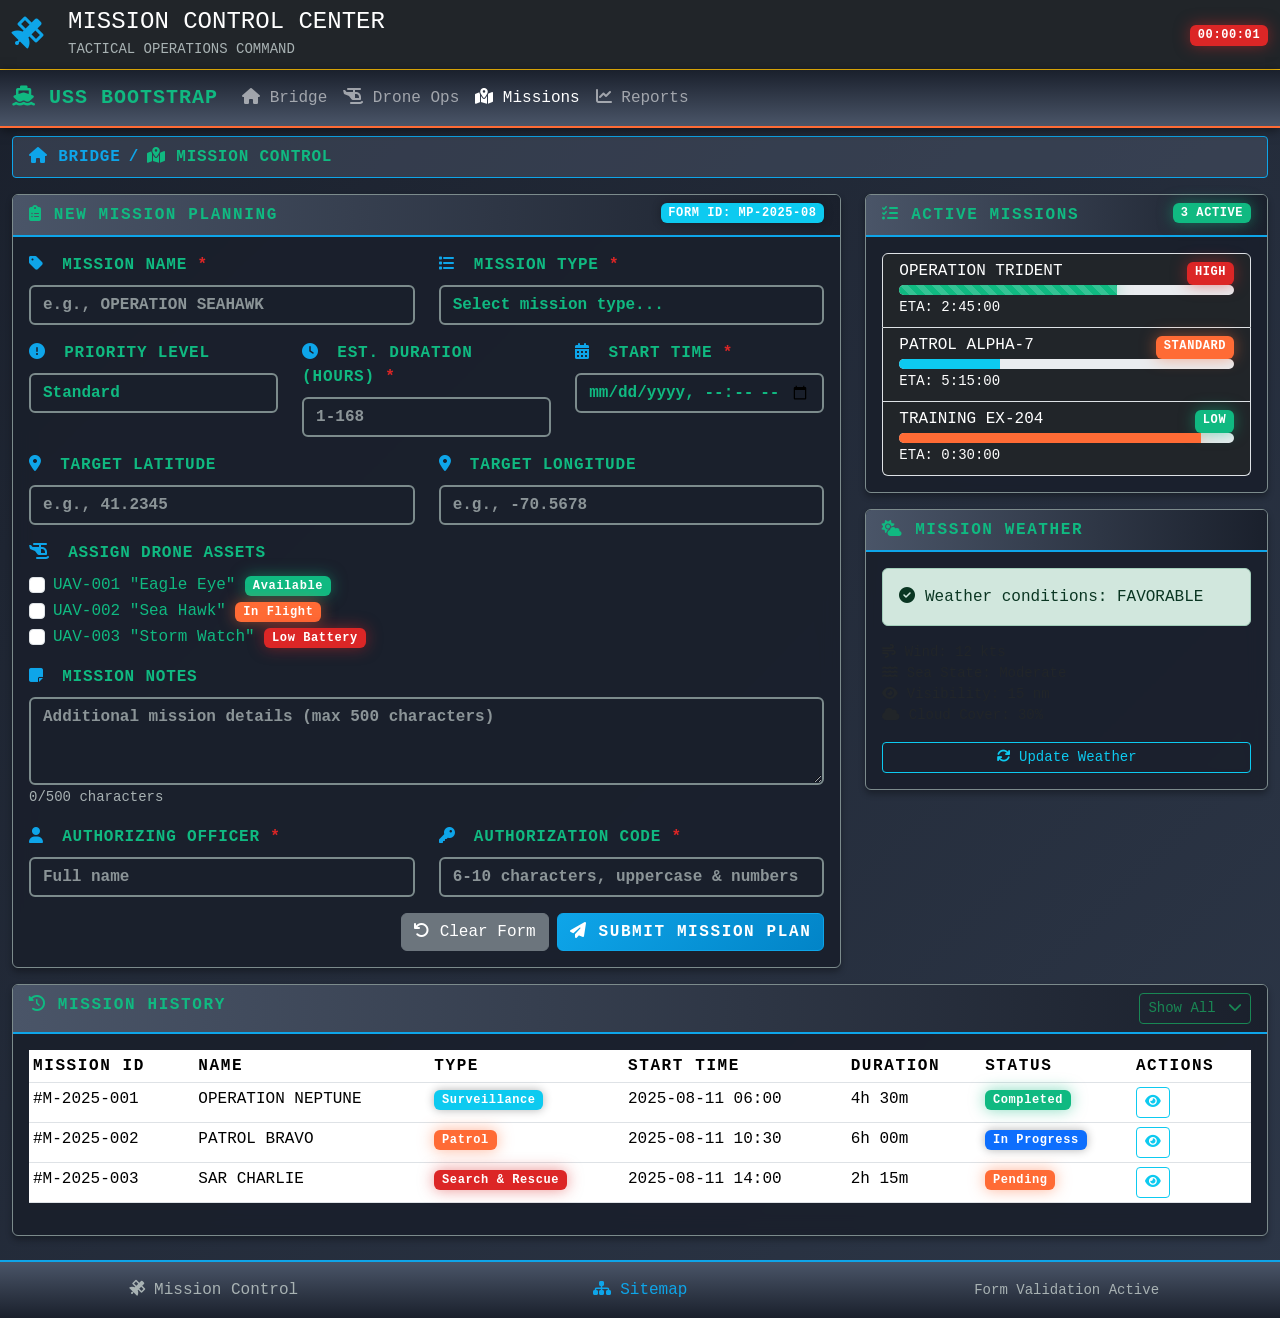
<file: ship_drones_dashboard/mission_control.html>
<!DOCTYPE html>
<!--
	Student Name: Geoff King
	File Name: mission_control.html
	Date: August 9, 2025
	CIS 339 Final Project - Mission Control Center
-->
<html lang="en">
<head>
    <meta charset="UTF-8">
    <meta name="viewport" content="width=device-width, initial-scale=1.0">
    <meta name="description" content="Naval mission planning and control center for coordinating fleet operations and drone deployments">
    <meta name="keywords" content="mission planning, naval operations, tactical control, fleet coordination">
    <title>Mission Control | USS Bootstrap Naval Dashboard</title>
    
    <link href="https://cdn.jsdelivr.net/npm/bootstrap@5.3.0/dist/css/bootstrap.min.css" rel="stylesheet">
    <link rel="stylesheet" href="https://cdnjs.cloudflare.com/ajax/libs/font-awesome/6.4.0/css/all.min.css">
    <link rel="stylesheet" href="css/style.css">
</head>

<body>
    <!-- Header Banner -->
    <header class="bg-dark text-white py-2 border-bottom border-warning">
        <div class="container-fluid">
            <div class="row align-items-center">
                <div class="col-auto">
                    <i class="fas fa-satellite fa-2x text-tactical"></i>
                </div>
                <div class="col">
                    <h1 class="h4 mb-0 text-uppercase">Mission Control Center</h1>
                    <small class="text-muted">TACTICAL OPERATIONS COMMAND</small>
                </div>
                <div class="col-auto">
                    <span id="mission-clock" class="badge bg-danger">00:00:00</span>
                </div>
            </div>
        </div>
    </header>

    <!-- Main Navigation -->
    <nav class="navbar navbar-expand-lg navbar-dark">
        <div class="container-fluid">
            <a class="navbar-brand" href="index.html">
                <i class="fas fa-ship"></i> USS BOOTSTRAP
            </a>
            <button class="navbar-toggler" type="button" data-bs-toggle="collapse" data-bs-target="#navbarMain">
                <span class="navbar-toggler-icon"></span>
            </button>
            <div class="collapse navbar-collapse" id="navbarMain">
                <ul class="navbar-nav me-auto mb-2 mb-lg-0">
                    <li class="nav-item">
                        <a class="nav-link" href="index.html">
                            <i class="fas fa-home"></i> Bridge
                        </a>
                    </li>
                    <li class="nav-item">
                        <a class="nav-link" href="drones.html">
                            <i class="fas fa-helicopter"></i> Drone Ops
                        </a>
                    </li>
                    <li class="nav-item">
                        <a class="nav-link active" href="mission_control.html">
                            <i class="fas fa-map-marked-alt"></i> Missions
                        </a>
                    </li>
                    <li class="nav-item">
                        <a class="nav-link" href="reports.html">
                            <i class="fas fa-chart-line"></i> Reports
                        </a>
                    </li>
                </ul>
            </div>
        </div>
    </nav>

    <!-- Breadcrumb -->
    <nav aria-label="breadcrumb" class="container-fluid mt-2">
        <ol class="breadcrumb bg-dark px-3 py-2">
            <li class="breadcrumb-item"><a href="index.html" class="text-decoration-none">
                <i class="fas fa-home"></i> Bridge</a></li>
            <li class="breadcrumb-item active" aria-current="page">
                <i class="fas fa-map-marked-alt"></i> Mission Control</li>
        </ol>
    </nav>

    <div class="container-fluid">
        <!-- Mission Status Overview -->
        <div class="row mt-3">
            <div class="col-lg-8">
                <!-- Mission Planning Form with Validation -->
                <div class="card">
                    <div class="card-header">
                        <i class="fas fa-clipboard-list"></i> New Mission Planning
                        <span class="badge bg-info float-end">FORM ID: MP-2025-08</span>
                    </div>
                    <div class="card-body">
                        <form id="missionPlanningForm" class="needs-validation" novalidate onsubmit="submitMission(event)">
                            <div class="row">
                                <div class="col-md-6">
                                    <div class="mb-3">
                                        <label for="missionName" class="form-label">
                                            <i class="fas fa-tag"></i> Mission Name <span class="text-danger">*</span>
                                        </label>
                                        <input type="text" class="form-control" id="missionName" 
                                               pattern="[A-Z0-9\s\-]{3,30}" required
                                               placeholder="e.g., OPERATION SEAHAWK">
                                        <div class="invalid-feedback">
                                            Mission name must be 3-30 characters (uppercase-ONLY letters, numbers, spaces, hyphens) YOU MAY NOT USE LOWERCASE LETTERS!
                                        </div>
                                    </div>
                                </div>
                                <div class="col-md-6">
                                    <div class="mb-3">
                                        <label for="missionType" class="form-label">
                                            <i class="fas fa-list"></i> Mission Type <span class="text-danger">*</span>
                                        </label>
                                        <select class="form-select" id="missionType" required>
                                            <option value="">Select mission type...</option>
                                            <option value="patrol">Patrol</option>
                                            <option value="surveillance">Surveillance</option>
                                            <option value="escort">Escort</option>
                                            <option value="sar">Search & Rescue</option>
                                            <option value="recon">Reconnaissance</option>
                                            <option value="training">Training Exercise</option>
                                        </select>
                                        <div class="invalid-feedback">
                                            Please select a valid mission type
                                        </div>
                                    </div>
                                </div>
                            </div>

                            <div class="row">
                                <div class="col-md-4">
                                    <div class="mb-3">
                                        <label for="priority" class="form-label">
                                            <i class="fas fa-exclamation-circle"></i> Priority Level
                                        </label>
                                        <select class="form-select" id="priority" required>
                                            <option value="low">Routine</option>
                                            <option value="standard" selected>Standard</option>
                                            <option value="high">High</option>
                                            <option value="critical">Critical</option>
                                        </select>
                                    </div>
                                </div>
                                <div class="col-md-4">
                                    <div class="mb-3">
                                        <label for="duration" class="form-label">
                                            <i class="fas fa-clock"></i> Est. Duration (hours) <span class="text-danger">*</span>
                                        </label>
                                        <input type="number" class="form-control" id="duration" 
                                               min="1" max="168" required placeholder="1-168">
                                        <div class="invalid-feedback">
                                            Duration must be between 1 and 168 hours
                                        </div>
                                    </div>
                                </div>
                                <div class="col-md-4">
                                    <div class="mb-3">
                                        <label for="startTime" class="form-label">
                                            <i class="fas fa-calendar-alt"></i> Start Time <span class="text-danger">*</span>
                                        </label>
                                        <input type="datetime-local" class="form-control" id="startTime" required>
                                        <div class="invalid-feedback">
                                            Please select a valid start time
                                        </div>
                                    </div>
                                </div>
                            </div>

                            <!-- Coordinates Section -->
                            <div class="row">
                                <div class="col-md-6">
                                    <div class="mb-3">
                                        <label for="latitude" class="form-label">
                                            <i class="fas fa-map-marker-alt"></i> Target Latitude
                                        </label>
                                        <input type="text" class="form-control" id="latitude" 
                                               pattern="^[-]?([0-8]?[0-9]|90)\.[0-9]{1,6}$"
                                               placeholder="e.g., 41.2345">
                                        <div class="invalid-feedback">
                                            Enter valid latitude (-90 to 90)
                                        </div>
                                    </div>
                                </div>
                                <div class="col-md-6">
                                    <div class="mb-3">
                                        <label for="longitude" class="form-label">
                                            <i class="fas fa-map-marker-alt"></i> Target Longitude
                                        </label>
                                        <input type="text" class="form-control" id="longitude" 
                                               pattern="^[-]?((1[0-7][0-9])|([0-9]?[0-9]))\.?[0-9]{1,6}$"
                                               placeholder="e.g., -70.5678">
                                        <div class="invalid-feedback">
                                            Enter valid longitude (-180 to 180)
                                        </div>
                                    </div>
                                </div>
                            </div>

                            <!--  Assets Assignment -->
                            <div class="mb-3">
                                <label class="form-label">
                                    <i class="fas fa-helicopter"></i> Assign Drone Assets
                                </label>
                                <div class="form-check">
                                    <input class="form-check-input" type="checkbox" id="drone1" value="UAV-001">
                                    <label class="form-check-label" for="drone1">
                                        UAV-001 "Eagle Eye" <span class="badge bg-success">Available</span>
                                    </label>
                                </div>
                                <div class="form-check">
                                    <input class="form-check-input" type="checkbox" id="drone2" value="UAV-002">
                                    <label class="form-check-label" for="drone2">
                                        UAV-002 "Sea Hawk" <span class="badge bg-warning">In Flight</span>
                                    </label>
                                </div>
                                <div class="form-check">
                                    <input class="form-check-input" type="checkbox" id="drone3" value="UAV-003">
                                    <label class="form-check-label" for="drone3">
                                        UAV-003 "Storm Watch" <span class="badge bg-danger">Low Battery</span>
                                    </label>
                                </div>
                            </div>

                            <!-- Mission Notes -->
                            <div class="mb-3">
                                <label for="missionNotes" class="form-label">
                                    <i class="fas fa-sticky-note"></i> Mission Notes
                                </label>
                                <textarea class="form-control" id="missionNotes" rows="3" 
                                          maxlength="500" placeholder="Additional mission details (max 500 characters)"></textarea>
                                <small class="text-muted">
                                    <span id="charCount">0</span>/500 characters
                                </small>
                            </div>

                            <!-- Authorization -->
                            <div class="row">
                                <div class="col-md-6">
                                    <div class="mb-3">
                                        <label for="officerName" class="form-label">
                                            <i class="fas fa-user"></i> Authorizing Officer <span class="text-danger">*</span>
                                        </label>
                                        <input type="text" class="form-control" id="officerName" required
                                               pattern="[A-Za-z\s\.\-]{3,50}"
                                               placeholder="Full name">
                                        <div class="invalid-feedback">
                                            Please enter a valid officer name (3-50 characters)
                                        </div>
                                    </div>
                                </div>
                                <div class="col-md-6">
                                    <div class="mb-3">
                                        <label for="authCode" class="form-label">
                                            <i class="fas fa-key"></i> Authorization Code <span class="text-danger">*</span>
                                        </label>
                                        <input type="password" class="form-control" id="authCode" required
                                               pattern="[A-Z0-9]{6,10}"
                                               placeholder="6-10 characters, uppercase & numbers">
                                        <div class="invalid-feedback">
                                            Auth code must be 6-10 characters (UPPERCASE letters and numbers only)
                                        </div>
                                    </div>
                                </div>
                            </div>

                            <!-- Form Actions -->
                            <div class="d-grid gap-2 d-md-flex justify-content-md-end">
                                <button type="reset" class="btn btn-secondary">
                                    <i class="fas fa-undo"></i> Clear Form
                                </button>
                                <button type="submit" class="btn btn-tactical-primary">
                                    <i class="fas fa-paper-plane"></i> Submit Mission Plan
                                </button>
                            </div>
                        </form>
                    </div>
                </div>
            </div>

            <!-- Mission Queue & Status -->
            <div class="col-lg-4">
                <!-- Active Missions -->
                <div class="card mb-3">
                    <div class="card-header">
                        <i class="fas fa-tasks"></i> Active Missions
                        <span class="badge bg-success float-end">3 Active</span>
                    </div>
                    <div class="card-body" style="max-height: 300px; overflow-y: auto;">
                        <div class="list-group">
                            <div class="list-group-item bg-dark text-white">
                                <div class="d-flex w-100 justify-content-between">
                                    <h6 class="mb-1">OPERATION TRIDENT</h6>
                                    <small class="badge bg-danger">HIGH</small>
                                </div>
                                <div class="progress" style="height: 10px;">
                                    <div class="progress-bar progress-bar-striped progress-bar-animated bg-success" 
                                         style="width: 65%"></div>
                                </div>
                                <small>ETA: 2:45:00</small>
                            </div>
                            <div class="list-group-item bg-dark text-white">
                                <div class="d-flex w-100 justify-content-between">
                                    <h6 class="mb-1">PATROL ALPHA-7</h6>
                                    <small class="badge bg-warning">STANDARD</small>
                                </div>
                                <div class="progress" style="height: 10px;">
                                    <div class="progress-bar bg-info" style="width: 30%"></div>
                                </div>
                                <small>ETA: 5:15:00</small>
                            </div>
                            <div class="list-group-item bg-dark text-white">
                                <div class="d-flex w-100 justify-content-between">
                                    <h6 class="mb-1">TRAINING EX-204</h6>
                                    <small class="badge bg-success">LOW</small>
                                </div>
                                <div class="progress" style="height: 10px;">
                                    <div class="progress-bar bg-warning" style="width: 90%"></div>
                                </div>
                                <small>ETA: 0:30:00</small>
                            </div>
                        </div>
                    </div>
                </div>

                <!-- Weather Conditions card -->
                <div class="card">
                    <div class="card-header">
                        <i class="fas fa-cloud-sun"></i> Mission Weather
                    </div>
                    <div class="card-body">
                        <div class="alert alert-success" role="alert">
                            <i class="fas fa-check-circle"></i> Weather conditions: FAVORABLE
                        </div>
                        <ul class="list-unstyled small">
                            <li><i class="fas fa-wind"></i> Wind: 12 kts</li>
                            <li><i class="fas fa-water"></i> Sea State: Moderate</li>
                            <li><i class="fas fa-eye"></i> Visibility: 15 nm</li>
                            <li><i class="fas fa-cloud"></i> Cloud Cover: 30%</li>
                        </ul>
                        <button class="btn btn-sm btn-outline-info w-100">
                            <i class="fas fa-sync"></i> Update Weather
                        </button>
                    </div>
                </div>
            </div>
        </div>

        <!-- Mission History Table ( NEEDS WORK ) -->
        <div class="row mt-3">
            <div class="col-12">
                <div class="card">
                    <div class="card-header">
                        <i class="fas fa-history"></i> Mission History
                        <button class="btn btn-sm btn-outline-success float-end" onclick="toggleMissionHistory()">
                            <span id="history-toggle-text">Show All</span>
                            <i class="fas fa-chevron-down ms-1"></i>
                        </button>
                    </div>
                    <div class="card-body">
                        <div class="table-responsive">
                            <table class="table table-sm table-tactical">
                                <thead>
                                    <tr>
                                        <th>Mission ID</th>
                                        <th>Name</th>
                                        <th>Type</th>
                                        <th>Start Time</th>
                                        <th>Duration</th>
                                        <th>Status</th>
                                        <th>Actions</th>
                                    </tr>
                                </thead>
                                <tbody id="mission-history-tbody">
                                    <tr>
                                        <td>#M-2025-001</td>
                                        <td>OPERATION NEPTUNE</td>
                                        <td><span class="badge bg-info">Surveillance</span></td>
                                        <td>2025-08-11 06:00</td>
                                        <td>4h 30m</td>
                                        <td><span class="badge bg-success">Completed</span></td>
                                        <td>
                                            <button class="btn btn-sm btn-outline-info" onclick="viewMissionDetails('M-2025-001')">
                                                <i class="fas fa-eye"></i>
                                            </button>
                                        </td>
                                    </tr>
                                    <tr>
                                        <td>#M-2025-002</td>
                                        <td>PATROL BRAVO</td>
                                        <td><span class="badge bg-warning">Patrol</span></td>
                                        <td>2025-08-11 10:30</td>
                                        <td>6h 00m</td>
                                        <td><span class="badge bg-primary">In Progress</span></td>
                                        <td>
                                            <button class="btn btn-sm btn-outline-info" onclick="viewMissionDetails('M-2025-002')">
                                                <i class="fas fa-eye"></i>
                                            </button>
                                        </td>
                                    </tr>
                                    <tr>
                                        <td>#M-2025-003</td>
                                        <td>SAR CHARLIE</td>
                                        <td><span class="badge bg-danger">Search & Rescue</span></td>
                                        <td>2025-08-11 14:00</td>
                                        <td>2h 15m</td>
                                        <td><span class="badge bg-warning">Pending</span></td>
                                        <td>
                                            <button class="btn btn-sm btn-outline-info" onclick="viewMissionDetails('M-2025-003')">
                                                <i class="fas fa-eye"></i>
                                            </button>
                                        </td>
                                    </tr>
                                </tbody>
                            </table>
                        </div>
                        
                        <!-- Extended history (hidden by default) -->
                        <div id="extended-history" style="display: none;">
                            <table class="table table-sm table-tactical mt-2">
                                <tbody>
                                    <tr>
                                        <td>#M-2025-004</td>
                                        <td>ESCORT DELTA</td>
                                        <td><span class="badge bg-secondary">Escort</span></td>
                                        <td>2025-08-10 18:00</td>
                                        <td>8h 45m</td>
                                        <td><span class="badge bg-success">Completed</span></td>
                                        <td>
                                            <button class="btn btn-sm btn-outline-info">
                                                <i class="fas fa-eye"></i>
                                            </button>
                                        </td>
                                    </tr>
                                </tbody>
                            </table>
                        </div>
                    </div>
                </div>
            </div>
        </div>
    </div>

    <!-- Footer -->
    <footer class="mt-4 py-3">
        <div class="container-fluid">
            <div class="row text-center">
                <div class="col-md-4">
                    <i class="fas fa-satellite"></i> Mission Control
                </div>
                <div class="col-md-4">
                    <a href="sitemap.html" class="text-decoration-none text-tactical">
                        <i class="fas fa-sitemap"></i> Sitemap
                    </a>
                </div>
                <div class="col-md-4">
                    <small class="text-muted">Form Validation Active</small>
                </div>
            </div>
        </div>
    </footer>

    <script src="https://cdn.jsdelivr.net/npm/bootstrap@5.3.0/dist/js/bootstrap.bundle.min.js"></script>
    <script>
        // Form validation
        (function () {
            'use strict'
            const forms = document.querySelectorAll('.needs-validation')
            Array.prototype.slice.call(forms).forEach(function (form) {
                form.addEventListener('submit', function (event) {
                    if (!form.checkValidity()) {
                        event.preventDefault()
                        event.stopPropagation()
                    }
                    form.classList.add('was-validated')
                }, false)
            })
        })()

        // Character counter for notes
        document.getElementById('missionNotes').addEventListener('input', function() {
            document.getElementById('charCount').textContent = this.value.length;
        });

        // Submit mission
        function submitMission(event) {
            event.preventDefault();
            if (event.target.checkValidity()) {
                alert('Mission plan submitted successfully! Mission ID: #M-2025-' + 
                      Math.floor(Math.random() * 1000).toString().padStart(3, '0'));
                event.target.reset();
                event.target.classList.remove('was-validated');
            }
        }

        // Toggle mission history
        function toggleMissionHistory() {
            const extended = document.getElementById('extended-history');
            const toggleText = document.getElementById('history-toggle-text');
            
            if (extended.style.display === 'none') {
                extended.style.display = 'block';
                toggleText.textContent = 'Show Less';
            } else {
                extended.style.display = 'none';
                toggleText.textContent = 'Show All';
            }
        }

        // View mission details
        function viewMissionDetails(missionId) {
            alert('Opening mission details for: ' + missionId);
        }

        // Mission clock
        let missionSeconds = 0;
        setInterval(() => {
            missionSeconds++;
            const hours = Math.floor(missionSeconds / 3600);
            const minutes = Math.floor((missionSeconds % 3600) / 60);
            const seconds = missionSeconds % 60;
            document.getElementById('mission-clock').textContent = 
                `${hours.toString().padStart(2, '0')}:${minutes.toString().padStart(2, '0')}:${seconds.toString().padStart(2, '0')}`;
        }, 1000);
    </script>
</body>
</html>
</file>
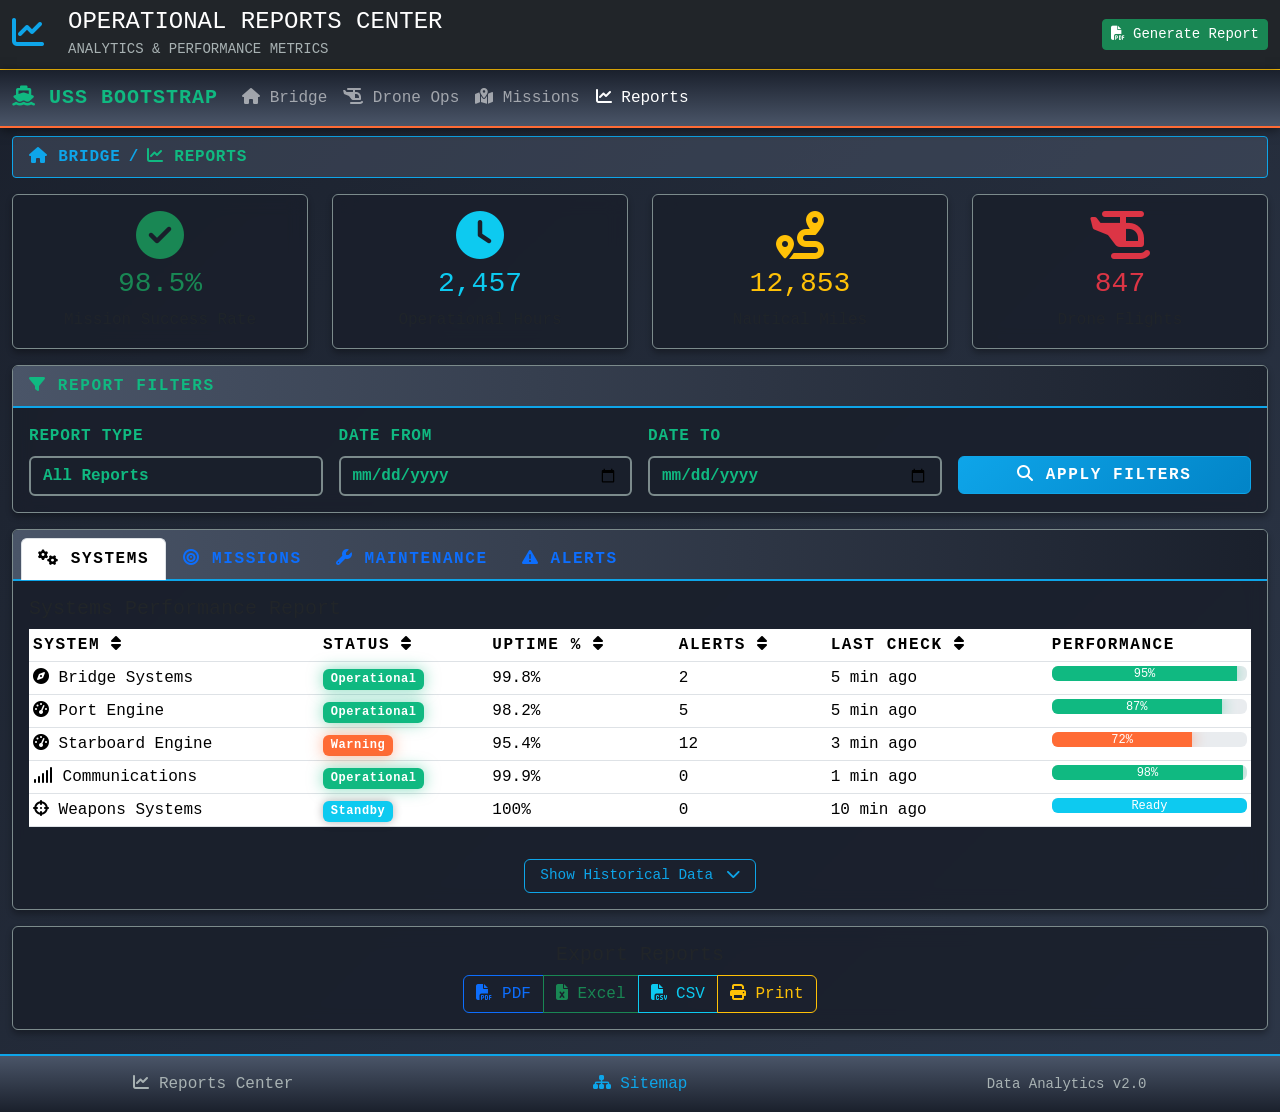
<file: ship_drones_dashboard/reports.html>
<!DOCTYPE html>
<!--
	Student Name: Geoff King
	File Name: reports.html
	Date: August 11, 2025
	CIS 339 Final Project - Reports & Analytics Center
-->
<html lang="en">
<head>
    <meta charset="UTF-8">
    <meta name="viewport" content="width=device-width, initial-scale=1.0">
    <meta name="description" content="Naval operations reports, analytics, and performance metrics dashboard">
    <meta name="keywords" content="naval reports, performance analytics, operational metrics, fleet statistics">
    <title>Reports & Analytics | USS Bootstrap Naval Dashboard</title>
    
    <link href="https://cdn.jsdelivr.net/npm/bootstrap@5.3.0/dist/css/bootstrap.min.css" rel="stylesheet">
    <link rel="stylesheet" href="https://cdnjs.cloudflare.com/ajax/libs/font-awesome/6.4.0/css/all.min.css">
    <link rel="stylesheet" href="css/style.css">
</head>

<body>
    <!-- Header banner  -->
    <header class="bg-dark text-white py-2 border-bottom border-warning">
        <div class="container-fluid">
            <div class="row align-items-center">
                <div class="col-auto">
                    <i class="fas fa-chart-line fa-2x text-tactical"></i>
                </div>
                <div class="col">
                    <h1 class="h4 mb-0 text-uppercase">Operational Reports Center</h1>
                    <small class="text-muted">ANALYTICS & PERFORMANCE METRICS</small>
                </div>
                <div class="col-auto">
                    <button class="btn btn-sm btn-success" onclick="generateReport()">
                        <i class="fas fa-file-pdf"></i> Generate Report
                    </button>
                </div>
            </div>
        </div>
    </header>

    <!-- Main Navigation -->
    <nav class="navbar navbar-expand-lg navbar-dark">
        <div class="container-fluid">
            <a class="navbar-brand" href="index.html">
                <i class="fas fa-ship"></i> USS BOOTSTRAP
            </a>
            <button class="navbar-toggler" type="button" data-bs-toggle="collapse" data-bs-target="#navbarMain">
                <span class="navbar-toggler-icon"></span>
            </button>
            <div class="collapse navbar-collapse" id="navbarMain">
                <ul class="navbar-nav me-auto mb-2 mb-lg-0">
                    <li class="nav-item">
                        <a class="nav-link" href="index.html">
                            <i class="fas fa-home"></i> Bridge
                        </a>
                    </li>
                    <li class="nav-item">
                        <a class="nav-link" href="drones.html">
                            <i class="fas fa-helicopter"></i> Drone Ops
                        </a>
                    </li>
                    <li class="nav-item">
                        <a class="nav-link" href="mission_control.html">
                            <i class="fas fa-map-marked-alt"></i> Missions
                        </a>
                    </li>
                    <li class="nav-item">
                        <a class="nav-link active" href="reports.html">
                            <i class="fas fa-chart-line"></i> Reports
                        </a>
                    </li>
                </ul>
            </div>
        </div>
    </nav>

    <!--Breadcrumb -->
    <nav aria-label="breadcrumb" class="container-fluid mt-2">
        <ol class="breadcrumb bg-dark px-3 py-2">
            <li class="breadcrumb-item"><a href="index.html" class="text-decoration-none">
                <i class="fas fa-home"></i> Bridge</a></li>
            <li class="breadcrumb-item active" aria-current="page">
                <i class="fas fa-chart-line"></i> Reports</li>
        </ol>
    </nav>

    <div class="container-fluid">
        <!-- Key Performance Indicators -->
        <div class="row mt-3">
            <div class="col-md-3">
                <div class="card text-center">
                    <div class="card-body">
                        <i class="fas fa-check-circle fa-3x text-success mb-2"></i>
                        <h3 class="text-success">98.5%</h3>
                        <p class="text-muted mb-0">Mission Success Rate</p>
                    </div>
                </div>
            </div>
            <div class="col-md-3">
                <div class="card text-center">
                    <div class="card-body">
                        <i class="fas fa-clock fa-3x text-info mb-2"></i>
                        <h3 class="text-info">2,457</h3>
                        <p class="text-muted mb-0">Operational Hours</p>
                    </div>
                </div>
            </div>
            <div class="col-md-3">
                <div class="card text-center">
                    <div class="card-body">
                        <i class="fas fa-route fa-3x text-warning mb-2"></i>
                        <h3 class="text-warning">12,853</h3>
                        <p class="text-muted mb-0">Nautical Miles</p>
                    </div>
                </div>
            </div>
            <div class="col-md-3">
                <div class="card text-center">
                    <div class="card-body">
                        <i class="fas fa-helicopter fa-3x text-danger mb-2"></i>
                        <h3 class="text-danger">847</h3>
                        <p class="text-muted mb-0">Drone Flights</p>
                    </div>
                </div>
            </div>
        </div>

        <!-- Report Filters and Export -->
        <div class="row mt-3">
            <div class="col-12">
                <div class="card">
                    <div class="card-header">
                        <i class="fas fa-filter"></i> Report Filters
                    </div>
                    <div class="card-body">
                        <form id="reportFilterForm" class="row g-3">
                            <div class="col-md-3">
                                <label for="reportType" class="form-label">Report Type</label>
                                <select class="form-select" id="reportType">
                                    <option value="all">All Reports</option>
                                    <option value="systems">Systems Performance</option>
                                    <option value="missions">Mission Summary</option>
                                    <option value="maintenance">Maintenance Log</option>
                                    <option value="fuel">Fuel Consumption</option>
                                </select>
                            </div>
                            <div class="col-md-3">
                                <label for="dateFrom" class="form-label">Date From</label>
                                <input type="date" class="form-control" id="dateFrom">
                            </div>
                            <div class="col-md-3">
                                <label for="dateTo" class="form-label">Date To</label>
                                <input type="date" class="form-control" id="dateTo">
                            </div>
                            <div class="col-md-3">
                                <label class="form-label">&nbsp;</label>
                                <div class="d-grid">
                                    <button type="button" class="btn btn-tactical-primary" onclick="applyFilters()">
                                        <i class="fas fa-search"></i> Apply Filters
                                    </button>
                                </div>
                            </div>
                        </form>
                    </div>
                </div>
            </div>
        </div>

        <!-- Tabbed Report Sections -->
        <div class="row mt-3">
            <div class="col-12">
                <div class="card">
                    <div class="card-header">
                        <ul class="nav nav-tabs card-header-tabs" role="tablist">
                            <li class="nav-item">
                                <a class="nav-link active" data-bs-toggle="tab" href="#systems-tab">
                                    <i class="fas fa-cogs"></i> Systems
                                </a>
                            </li>
                            <li class="nav-item">
                                <a class="nav-link" data-bs-toggle="tab" href="#missions-tab">
                                    <i class="fas fa-bullseye"></i> Missions
                                </a>
                            </li>
                            <li class="nav-item">
                                <a class="nav-link" data-bs-toggle="tab" href="#maintenance-tab">
                                    <i class="fas fa-wrench"></i> Maintenance
                                </a>
                            </li>
                            <li class="nav-item">
                                <a class="nav-link" data-bs-toggle="tab" href="#alerts-tab">
                                    <i class="fas fa-exclamation-triangle"></i> Alerts
                                </a>
                            </li>
                        </ul>
                    </div>
                    <div class="card-body">
                        <div class="tab-content">
                            <!--  Systems Performance tab -->
                            <div class="tab-pane fade show active" id="systems-tab">
                                <h5 class="card-title">Systems Performance Report</h5>
                                <div class="table-responsive">
                                    <table class="table table-sm table-tactical">
                                        <thead>
                                            <tr>
                                                <th onclick="sortTable(0)">System <i class="fas fa-sort"></i></th>
                                                <th onclick="sortTable(1)">Status <i class="fas fa-sort"></i></th>
                                                <th onclick="sortTable(2)">Uptime % <i class="fas fa-sort"></i></th>
                                                <th onclick="sortTable(3)">Alerts <i class="fas fa-sort"></i></th>
                                                <th onclick="sortTable(4)">Last Check <i class="fas fa-sort"></i></th>
                                                <th>Performance</th>
                                            </tr>
                                        </thead>
                                        <tbody>
                                            <tr>
                                                <td><i class="fas fa-compass"></i> Bridge Systems</td>
                                                <td><span class="badge bg-success">Operational</span></td>
                                                <td>99.8%</td>
                                                <td>2</td>
                                                <td>5 min ago</td>
                                                <td>
                                                    <div class="progress" style="height: 15px;">
                                                        <div class="progress-bar bg-success" style="width: 95%">95%</div>
                                                    </div>
                                                </td>
                                            </tr>
                                            <tr>
                                                <td><i class="fas fa-tachometer-alt"></i> Port Engine</td>
                                                <td><span class="badge bg-success">Operational</span></td>
                                                <td>98.2%</td>
                                                <td>5</td>
                                                <td>5 min ago</td>
                                                <td>
                                                    <div class="progress" style="height: 15px;">
                                                        <div class="progress-bar bg-success" style="width: 87%">87%</div>
                                                    </div>
                                                </td>
                                            </tr>
                                            <tr>
                                                <td><i class="fas fa-tachometer-alt"></i> Starboard Engine</td>
                                                <td><span class="badge bg-warning">Warning</span></td>
                                                <td>95.4%</td>
                                                <td>12</td>
                                                <td>3 min ago</td>
                                                <td>
                                                    <div class="progress" style="height: 15px;">
                                                        <div class="progress-bar bg-warning" style="width: 72%">72%</div>
                                                    </div>
                                                </td>
                                            </tr>
                                            <tr>
                                                <td><i class="fas fa-signal"></i> Communications</td>
                                                <td><span class="badge bg-success">Operational</span></td>
                                                <td>99.9%</td>
                                                <td>0</td>
                                                <td>1 min ago</td>
                                                <td>
                                                    <div class="progress" style="height: 15px;">
                                                        <div class="progress-bar bg-success" style="width: 98%">98%</div>
                                                    </div>
                                                </td>
                                            </tr>
                                            <tr>
                                                <td><i class="fas fa-crosshairs"></i> Weapons Systems</td>
                                                <td><span class="badge bg-info">Standby</span></td>
                                                <td>100%</td>
                                                <td>0</td>
                                                <td>10 min ago</td>
                                                <td>
                                                    <div class="progress" style="height: 15px;">
                                                        <div class="progress-bar bg-info" style="width: 100%">Ready</div>
                                                    </div>
                                                </td>
                                            </tr>
                                        </tbody>
                                    </table>
                                </div>
                                
                                <!-- Show more button -->
                                <div class="text-center mt-3">
                                    <button class="btn btn-outline-info show-more-btn" onclick="toggleMoreSystems()">
                                        <span id="systems-more-text">Show Historical Data</span>
                                        <i class="fas fa-chevron-down ms-1"></i>
                                    </button>
                                </div>
                                
                                <!-- Historical Data ( normally hidden ) -->
                                <div id="historical-data" style="display: none;" class="mt-3">
                                    <h6>Historical Performance (Last 30 Days)</h6>
                                    <canvas id="performanceChart" width="400" height="100"></canvas>
                                </div>
                            </div>

                            <!-- Missions Tab -->
                            <div class="tab-pane fade" id="missions-tab">
                                <h5 class="card-title">Mission Summary Report</h5>
                                <div class="table-responsive">
                                    <table class="table table-sm table-tactical">
                                        <thead>
                                            <tr>
                                                <th>Mission Type</th>
                                                <th>Total</th>
                                                <th>Completed</th>
                                                <th>Success Rate</th>
                                                <th>Avg Duration</th>
                                            </tr>
                                        </thead>
                                        <tbody>
                                            <tr>
                                                <td>Patrol</td>
                                                <td>45</td>
                                                <td>44</td>
                                                <td><span class="text-success">97.8%</span></td>
                                                <td>6.5 hours</td>
                                            </tr>
                                            <tr>
                                                <td>Surveillance</td>
                                                <td>32</td>
                                                <td>32</td>
                                                <td><span class="text-success">100%</span></td>
                                                <td>4.2 hours</td>
                                            </tr>
                                            <tr>
                                                <td>Search & Rescue</td>
                                                <td>8</td>
                                                <td>7</td>
                                                <td><span class="text-warning">87.5%</span></td>
                                                <td>3.8 hours</td>
                                            </tr>
                                            <tr>
                                                <td>Training</td>
                                                <td>28</td>
                                                <td>28</td>
                                                <td><span class="text-success">100%</span></td>
                                                <td>2.5 hours</td>
                                            </tr>
                                        </tbody>
                                    </table>
                                </div>
                            </div>

                            <!-- Maintenance tab -->
                            <div class="tab-pane fade" id="maintenance-tab">
                                <h5 class="card-title">Maintenance Schedule</h5>
                                <div class="accordion" id="maintenanceAccordion">
                                    <div class="accordion-item">
                                        <h2 class="accordion-header">
                                            <button class="accordion-button" type="button" data-bs-toggle="collapse" 
                                                    data-bs-target="#scheduled">
                                                <i class="fas fa-calendar-check me-2"></i> Scheduled (5)
                                            </button>
                                        </h2>
                                        <div id="scheduled" class="accordion-collapse collapse show">
                                            <div class="accordion-body">
                                                <ul class="list-group list-group-flush">
                                                    <li class="list-group-item d-flex justify-content-between">
                                                        <span>Engine Oil Change</span>
                                                        <span class="badge bg-info">In 72 hours</span>
                                                    </li>
                                                    <li class="list-group-item d-flex justify-content-between">
                                                        <span>Radar Calibration</span>
                                                        <span class="badge bg-info">In 5 days</span>
                                                    </li>
                                                    <li class="list-group-item d-flex justify-content-between">
                                                        <span>Hull Inspection</span>
                                                        <span class="badge bg-info">In 2 weeks</span>
                                                    </li>
                                                </ul>
                                            </div>
                                        </div>
                                    </div>
                                    <div class="accordion-item">
                                        <h2 class="accordion-header">
                                            <button class="accordion-button collapsed" type="button" data-bs-toggle="collapse" 
                                                    data-bs-target="#overdue">
                                                <i class="fas fa-exclamation-circle me-2 text-danger"></i> Overdue (2)
                                            </button>
                                        </h2>
                                        <div id="overdue" class="accordion-collapse collapse">
                                            <div class="accordion-body">
                                                <ul class="list-group list-group-flush">
                                                    <li class="list-group-item d-flex justify-content-between">
                                                        <span>Comm System Update</span>
                                                        <span class="badge bg-danger">3 days overdue</span>
                                                    </li>
                                                    <li class="list-group-item d-flex justify-content-between">
                                                        <span>Fire System Test</span>
                                                        <span class="badge bg-danger">1 day overdue</span>
                                                    </li>
                                                </ul>
                                            </div>
                                        </div>
                                    </div>
                                </div>
                            </div>

                            <!-- Alerts Tab -->
                            <div class="tab-pane fade" id="alerts-tab">
                                <h5 class="card-title">System Alerts Log</h5>
                                <div class="alert alert-info" role="alert">
                                    <i class="fas fa-info-circle"></i> Showing last 24 hours of alerts
                                </div>
                                <div class="list-group">
                                    <div class="list-group-item">
                                        <div class="d-flex w-100 justify-content-between">
                                            <h6 class="mb-1 text-danger">
                                                <i class="fas fa-exclamation-triangle"></i> Engine Temperature High
                                            </h6>
                                            <small>2 hours ago</small>
                                        </div>
                                        <p class="mb-1">Starboard engine temperature exceeded 210°F</p>
                                        <small>Auto-resolved after 15 minutes</small>
                                    </div>
                                    <div class="list-group-item">
                                        <div class="d-flex w-100 justify-content-between">
                                            <h6 class="mb-1 text-warning">
                                                <i class="fas fa-signal"></i> Signal Degradation
                                            </h6>
                                            <small>5 hours ago</small>
                                        </div>
                                        <p class="mb-1">Communication signal dropped to 65%</p>
                                        <small>Switched to backup channel</small>
                                    </div>
                                    <div class="list-group-item">
                                        <div class="d-flex w-100 justify-content-between">
                                            <h6 class="mb-1 text-info">
                                                <i class="fas fa-info-circle"></i> System Update
                                            </h6>
                                            <small>12 hours ago</small>
                                        </div>
                                        <p class="mb-1">Navigation system software updated to v2.4.1</p>
                                        <small>Update completed successfully</small>
                                    </div>
                                </div>
                            </div>
                        </div>
                    </div>
                </div>
            </div>
        </div>

        <!--Export options -->
        <div class="row mt-3">
            <div class="col-12">
                <div class="card">
                    <div class="card-body text-center">
                        <h5>Export Reports</h5>
                        <div class="btn-group" role="group">
                            <button type="button" class="btn btn-outline-primary" onclick="exportData('pdf')">
                                <i class="fas fa-file-pdf"></i> PDF
                            </button>
                            <button type="button" class="btn btn-outline-success" onclick="exportData('excel')">
                                <i class="fas fa-file-excel"></i> Excel
                            </button>
                            <button type="button" class="btn btn-outline-info" onclick="exportData('csv')">
                                <i class="fas fa-file-csv"></i> CSV
                            </button>
                            <button type="button" class="btn btn-outline-warning" onclick="printReport()">
                                <i class="fas fa-print"></i> Print
                            </button>
                        </div>
                    </div>
                </div>
            </div>
        </div>
    </div>

    <!-- Footer -->
    <footer class="mt-4 py-3">
        <div class="container-fluid">
            <div class="row text-center">
                <div class="col-md-4">
                    <i class="fas fa-chart-line"></i> Reports Center
                </div>
                <div class="col-md-4">
                    <a href="sitemap.html" class="text-decoration-none text-tactical">
                        <i class="fas fa-sitemap"></i> Sitemap
                    </a>
                </div>
                <div class="col-md-4">
                    <small class="text-muted">Data Analytics v2.0</small>
                </div>
            </div>
        </div>
    </footer>

    <script src="https://cdn.jsdelivr.net/npm/bootstrap@5.3.0/dist/js/bootstrap.bundle.min.js"></script>
    <script>
        // Toggle for more systems data
        function toggleMoreSystems() {
            const historical = document.getElementById('historical-data');
            const btnText = document.getElementById('systems-more-text');
            
            if (historical.style.display === 'none') {
                historical.style.display = 'block';
                btnText.textContent = 'Hide Historical Data';
                drawPerformanceChart();
            } else {
                historical.style.display = 'none';
                btnText.textContent = 'Show Historical Data';
            }
        }

        // Simple chart drawing
        function drawPerformanceChart() {
            const canvas = document.getElementById('performanceChart');
            if (canvas) {
                const ctx = canvas.getContext('2d');
                ctx.strokeStyle = '#0ea5e9';
                ctx.beginPath();
                ctx.moveTo(0, 50);
                ctx.lineTo(100, 45);
                ctx.lineTo(200, 30);
                ctx.lineTo(300, 35);
                ctx.lineTo(400, 20);
                ctx.stroke();
            }
        }

        //Sort table
        function sortTable(column) {
            console.log('Sorting by column:', column);
            // Add sorting logic here
        }

        // Apply filters
        function applyFilters() {
            const reportType = document.getElementById('reportType').value;
            const dateFrom = document.getElementById('dateFrom').value;
            const dateTo = document.getElementById('dateTo').value;
            
            console.log('Applying filters:', { reportType, dateFrom, dateTo });
            alert('Filters applied! Refreshing data...');
        }

        // Export functions
        function exportData(format) {
            alert(`Exporting report as ${format.toUpperCase()}...`);
        }

        function printReport() {
            window.print();
        }

        function generateReport() {
            alert('Generating comprehensive report... This may take a few moments.');
        }
    </script>
</body>
</html>
</file>
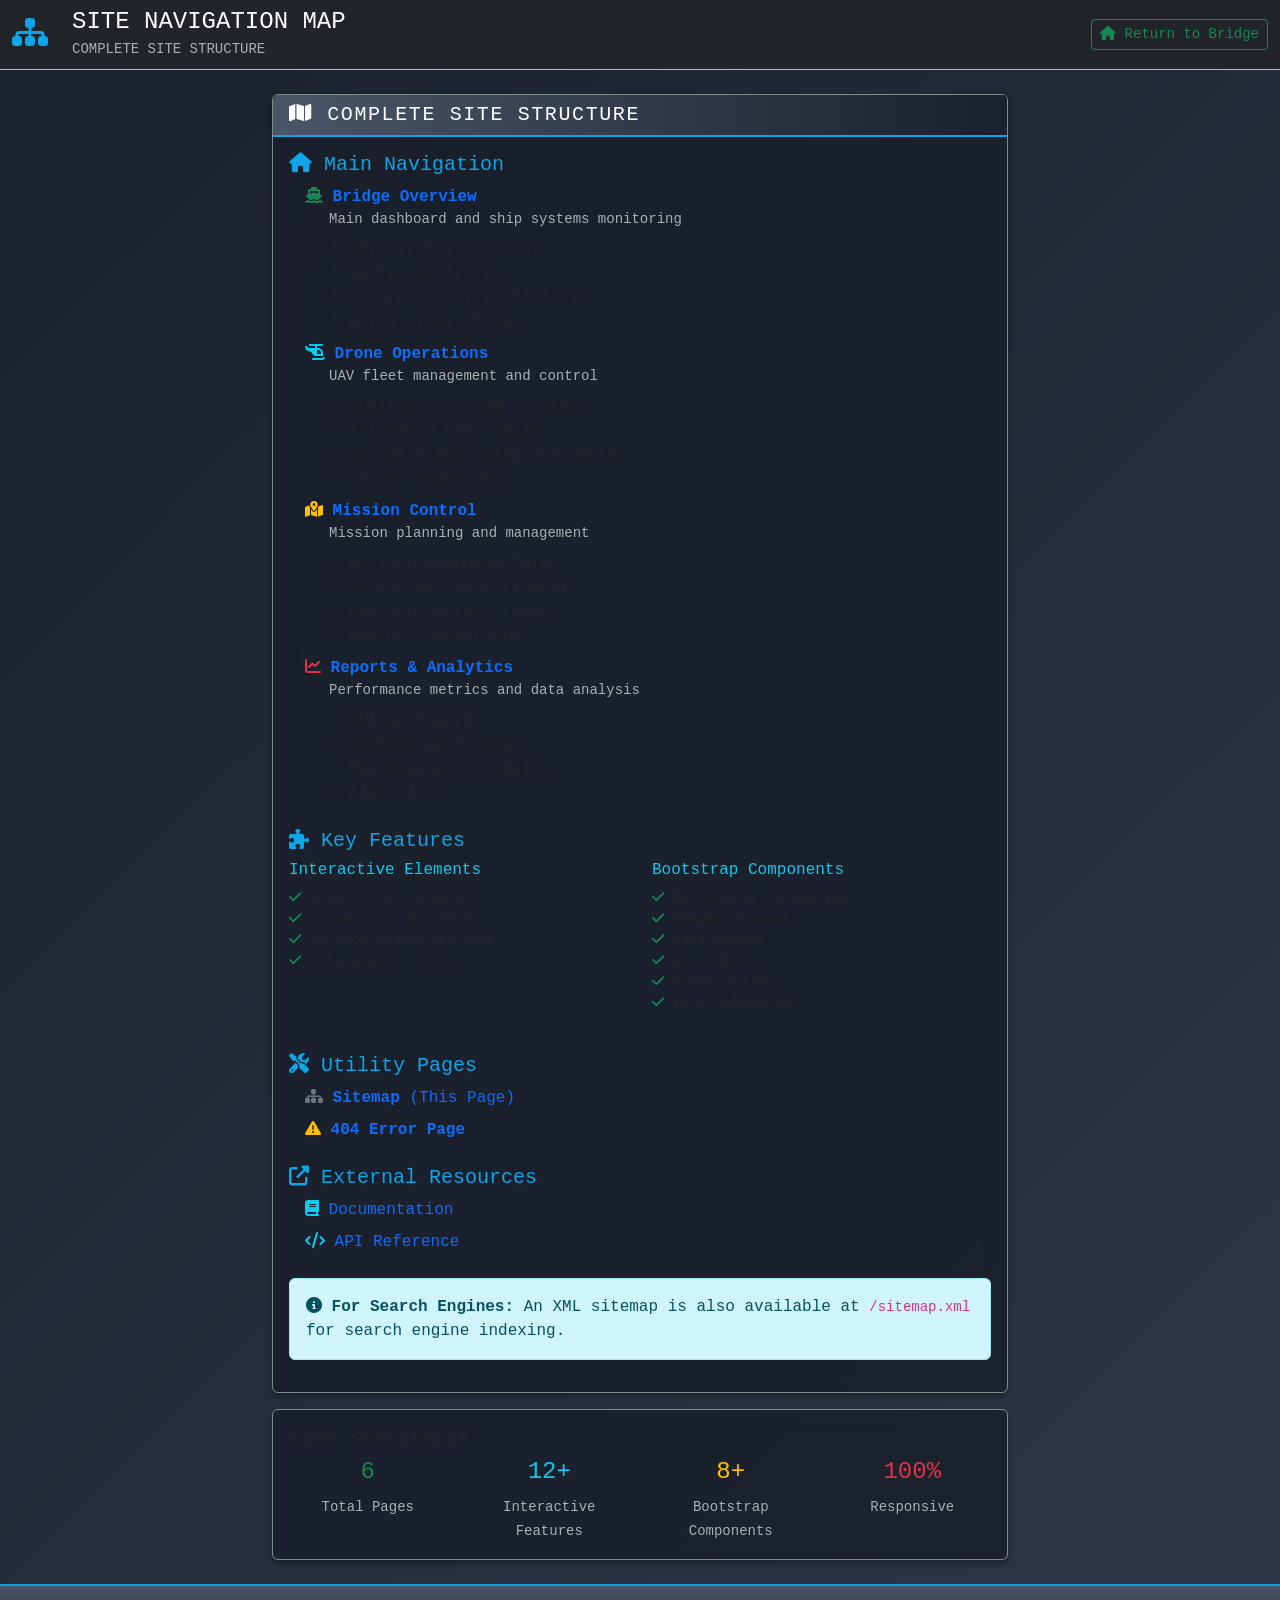
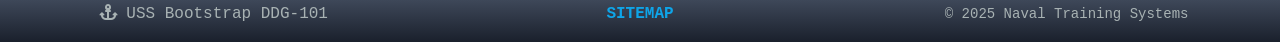
<file: ship_drones_dashboard/sitemap.html>
<!DOCTYPE html>
<!--
	Student Name: Geoff King
	File Name: sitemap.html
	Date: August 11, 2025
	CIS 339 Final Project - Sitemap
-->
<html lang="en">
<head>
    <meta charset="UTF-8">
    <meta name="viewport" content="width=device-width, initial-scale=1.0">
    <meta name="description" content="Complete sitemap for USS Bootstrap Naval Operations Dashboard">
    <meta name="keywords" content="sitemap, navigation, site structure, naval dashboard">
    <title>Sitemap | USS Bootstrap Naval Dashboard</title>
    
    <link href="https://cdn.jsdelivr.net/npm/bootstrap@5.3.0/dist/css/bootstrap.min.css" rel="stylesheet">
    <link rel="stylesheet" href="https://cdnjs.cloudflare.com/ajax/libs/font-awesome/6.4.0/css/all.min.css">
    <link rel="stylesheet" href="css/style.css">
    
    <!--   SEO meta tags -->
    <meta name="robots" content="index, follow">
    <meta property="og:title" content="USS Bootstrap Naval Dashboard Sitemap">
    <meta property="og:description" content="Navigate through all sections of the naval operations dashboard">
    <meta property="og:type" content="website">
</head>

<body>
    <!-- Header Banner  -->
    <header class="bg-dark text-white py-2 border-bottom border-warning">
        <div class="container-fluid">
            <div class="row align-items-center">
                <div class="col-auto">
                    <i class="fas fa-sitemap fa-2x text-tactical"></i>
                </div>
                <div class="col">
                    <h1 class="h4 mb-0 text-uppercase">Site Navigation Map</h1>
                    <small class="text-muted">COMPLETE SITE STRUCTURE</small>
                </div>
                <div class="col-auto">
                    <a href="index.html" class="btn btn-sm btn-outline-success">
                        <i class="fas fa-home"></i> Return to Bridge
                    </a>
                </div>
            </div>
        </div>
    </header>

    <div class="container mt-4">
        <!-- Main Sitemap structure -->
        <div class="row">
            <div class="col-lg-8 mx-auto">
                <div class="card">
                    <div class="card-header bg-dark text-white">
                        <h2 class="h5 mb-0">
                            <i class="fas fa-map"></i> Complete Site Structure
                        </h2>
                    </div>
                    <div class="card-body">
                        <!--Visual Tree -->
                        <div class="sitemap-tree">
                            <!-- Home/Bridge -->
                            <div class="sitemap-section mb-4">
                                <h3 class="h5 text-tactical">
                                    <i class="fas fa-home"></i> Main Navigation
                                </h3>
                                <ul class="list-unstyled ms-3">
                                    <li class="mb-2">
                                        <a href="index.html" class="text-decoration-none">
                                            <i class="fas fa-ship text-success"></i> 
                                            <strong>Bridge Overview</strong>
                                        </a>
                                        <small class="text-muted d-block ms-4">Main dashboard and ship systems monitoring</small>
                                        <ul class="list-unstyled ms-4 mt-2">
                                            <li><i class="fas fa-angle-right text-muted"></i> Ship status carousel</li>
                                            <li><i class="fas fa-angle-right text-muted"></i> System monitoring</li>
                                            <li><i class="fas fa-angle-right text-muted"></i> Environmental conditions</li>
                                            <li><i class="fas fa-angle-right text-muted"></i> Quick drone status</li>
                                        </ul>
                                    </li>
                                    
                                    <li class="mb-2">
                                        <a href="drones.html" class="text-decoration-none">
                                            <i class="fas fa-helicopter text-info"></i> 
                                            <strong>Drone Operations</strong>
                                        </a>
                                        <small class="text-muted d-block ms-4">UAV fleet management and control</small>
                                        <ul class="list-unstyled ms-4 mt-2">
                                            <li><i class="fas fa-angle-right text-muted"></i> Individual drone controls</li>
                                            <li><i class="fas fa-angle-right text-muted"></i> Telemetry data table</li>
                                            <li><i class="fas fa-angle-right text-muted"></i> Standard operating procedures</li>
                                            <li><i class="fas fa-angle-right text-muted"></i> Launch sequences</li>
                                        </ul>
                                    </li>
                                    
                                    <li class="mb-2">
                                        <a href="mission_control.html" class="text-decoration-none">
                                            <i class="fas fa-map-marked-alt text-warning"></i> 
                                            <strong>Mission Control</strong>
                                        </a>
                                        <small class="text-muted d-block ms-4">Mission planning and management</small>
                                        <ul class="list-unstyled ms-4 mt-2">
                                            <li><i class="fas fa-angle-right text-muted"></i> Mission planning form</li>
                                            <li><i class="fas fa-angle-right text-muted"></i> Active missions tracker</li>
                                            <li><i class="fas fa-angle-right text-muted"></i> Mission history table</li>
                                            <li><i class="fas fa-angle-right text-muted"></i> Weather conditions</li>
                                        </ul>
                                    </li>
                                    
                                    <li class="mb-2">
                                        <a href="reports.html" class="text-decoration-none">
                                            <i class="fas fa-chart-line text-danger"></i> 
                                            <strong>Reports & Analytics</strong>
                                        </a>
                                        <small class="text-muted d-block ms-4">Performance metrics and data analysis</small>
                                        <ul class="list-unstyled ms-4 mt-2">
                                            <li><i class="fas fa-angle-right text-muted"></i> KPI dashboard</li>
                                            <li><i class="fas fa-angle-right text-muted"></i> Systems performance</li>
                                            <li><i class="fas fa-angle-right text-muted"></i> Maintenance schedules</li>
                                            <li><i class="fas fa-angle-right text-muted"></i> Alert logs</li>
                                        </ul>
                                    </li>
                                </ul>
                            </div>

                            <!--  Features Section -->
                            <div class="sitemap-section mb-4">
                                <h3 class="h5 text-tactical">
                                    <i class="fas fa-puzzle-piece"></i> Key Features
                                </h3>
                                <div class="row">
                                    <div class="col-md-6">
                                        <h6 class="text-info">Interactive Elements</h6>
                                        <ul class="list-unstyled small">
                                            <li><i class="fas fa-check text-success"></i> Ship system diagrams</li>
                                            <li><i class="fas fa-check text-success"></i> Drone control panels</li>
                                            <li><i class="fas fa-check text-success"></i> Mission planning forms</li>
                                            <li><i class="fas fa-check text-success"></i> Data export tools</li>
                                        </ul>
                                    </div>
                                    <div class="col-md-6">
                                        <h6 class="text-info">Bootstrap Components</h6>
                                        <ul class="list-unstyled small">
                                            <li><i class="fas fa-check text-success"></i> Responsive navigation</li>
                                            <li><i class="fas fa-check text-success"></i> Image carousels</li>
                                            <li><i class="fas fa-check text-success"></i> Data tables</li>
                                            <li><i class="fas fa-check text-success"></i> Accordions</li>
                                            <li><i class="fas fa-check text-success"></i> Modal dialogs</li>
                                            <li><i class="fas fa-check text-success"></i> Form validation</li>
                                        </ul>
                                    </div>
                                </div>
                            </div>

                            <!-- Utility Pages -->
                            <div class="sitemap-section mb-4">
                                <h3 class="h5 text-tactical">
                                    <i class="fas fa-tools"></i> Utility Pages
                                </h3>
                                <ul class="list-unstyled ms-3">
                                    <li class="mb-2">
                                        <a href="sitemap.html" class="text-decoration-none">
                                            <i class="fas fa-sitemap text-secondary"></i> 
                                            <strong>Sitemap</strong> (This Page)
                                        </a>
                                    </li>
                                    <li class="mb-2">
                                        <a href="404.html" class="text-decoration-none">
                                            <i class="fas fa-exclamation-triangle text-warning"></i> 
                                            <strong>404 Error Page</strong>
                                        </a>
                                    </li>
                                </ul>
                            </div>

                            <!-- External Resources -->
                            <div class="sitemap-section">
                                <h3 class="h5 text-tactical">
                                    <i class="fas fa-external-link-alt"></i> External Resources
                                </h3>
                                <ul class="list-unstyled ms-3">
                                    <li class="mb-2">
                                        <a href="#" class="text-decoration-none">
                                            <i class="fas fa-book text-info"></i> 
                                            Documentation
                                        </a>
                                    </li>
                                    <li class="mb-2">
                                        <a href="#" class="text-decoration-none">
                                            <i class="fas fa-code text-info"></i> 
                                            API Reference
                                        </a>
                                    </li>
                                </ul>
                            </div>
                        </div>

                        <!--  XML Sitemap Link -->
                        <div class="alert alert-info mt-4" role="alert">
                            <i class="fas fa-info-circle"></i> 
                            <strong>For Search Engines:</strong> 
                            An XML sitemap is also available at 
                            <code>/sitemap.xml</code> for search engine indexing.
                        </div>
                    </div>
                </div>

                <!-- Quick Stats -->
                <div class="card mt-3">
                    <div class="card-body">
                        <h5 class="card-title">Site Statistics</h5>
                        <div class="row text-center">
                            <div class="col-3">
                                <h4 class="text-success">6</h4>
                                <small class="text-muted">Total Pages</small>
                            </div>
                            <div class="col-3">
                                <h4 class="text-info">12+</h4>
                                <small class="text-muted">Interactive Features</small>
                            </div>
                            <div class="col-3">
                                <h4 class="text-warning">8+</h4>
                                <small class="text-muted">Bootstrap Components</small>
                            </div>
                            <div class="col-3">
                                <h4 class="text-danger">100%</h4>
                                <small class="text-muted">Responsive</small>
                            </div>
                        </div>
                    </div>
                </div>
            </div>
        </div>
    </div>

    <!-- Footer -->
    <footer class="mt-4 py-3">
        <div class="container-fluid">
            <div class="row text-center">
                <div class="col-md-4">
                    <i class="fas fa-anchor"></i> USS Bootstrap DDG-101
                </div>
                <div class="col-md-4">
                    <strong class="text-tactical">SITEMAP</strong>
                </div>
                <div class="col-md-4">
                    <small class="text-muted">© 2025 Naval Training Systems</small>
                </div>
            </div>
        </div>
    </footer>

    <script src="https://cdn.jsdelivr.net/npm/bootstrap@5.3.0/dist/js/bootstrap.bundle.min.js"></script>
</body>
</html>
</file>
<file: ship_drones_dashboard/css/style.css>
/*
	Student Name: Geoff King
	File Name: style.css
	Date: August 11, 2025
	Final Project - Naval Operations Dashboard
	with Drone-Ready Features and Radar
*/

/* 
   MILITARY COLOR PALETTE
   */
:root {
    --navy-haze-gray: #7C8B8C;      /* US Navy standard hull color */
    --navy-deck-gray: #4A5568;      /* Darker deck/shadow color */
    --navy-light-gray: #A8B2B3;     /* Highlights */
    --navy-black: #1a202c;          /* Instruments/text  */
    --warning-orange: #ff6b35;      /* Naval warning orange */
    --danger-red: #dc2626;           /* Alert red */
    --success-green: #10b981;        /* System go  */
    --tactical-blue: #0ea5e9;        /* Radar/sonar blue */
    --radar-green: #00ff00;          /* Radar sweep green */
}

/* 
   BASE STYLES
   */
body {
    font-family: 'Courier New', 'SF Mono', Monaco, monospace;
    background: linear-gradient(135deg, #1a202c 0%, #2d3748 100%);
    color: #e2e8f0;
    min-height: 100vh;
}

/* Military-style navigation */
.navbar {
    background: linear-gradient(180deg, var(--navy-black) 0%, var(--navy-deck-gray) 100%) !important;
    border-bottom: 2px solid var(--warning-orange);
    box-shadow: 0 2px 10px rgba(0,0,0,0.5);
}

.navbar-brand {
    font-weight: bold;
    letter-spacing: 0.05em;
    color: var(--success-green) !important;
}

/* 
   ENHANCED RADAR SWEEP ANIMATIONS
   */

/* Wiper-style radar sweep for side view */
.radar-sweep-wiper {
    animation: radar-wiper 3s linear infinite;
    transform-origin: 320px 60px;  /* Centered on comms tower */
}

@keyframes radar-wiper {
    0% {
        transform: rotate(0deg);
    }
    100% {
        transform: rotate(360deg);
    }
}

/* Top view radar sweep */
.radar-sweep-top {
    animation: radar-wiper-top 3s linear infinite;
    transform-origin: 400px 180px;  /* Centered on top view comms */
}

@keyframes radar-wiper-top {
    0% {
        transform: rotate(0deg);
    }
    100% {
        transform: rotate(360deg);
    }
}

/* Radar fade trail effect */
.radar-sweep-wiper::after,
.radar-sweep-top::after {
    content: '';
    position: absolute;
    width: 100%;
    height: 100%;
    background: linear-gradient(90deg, 
        transparent 0%, 
        rgba(0, 255, 0, 0.1) 50%, 
        transparent 100%);
    animation: fade-trail 3s linear infinite;
}

@keyframes fade-trail {
    0%, 100% { opacity: 0; }
    50% { opacity: 0.3; }
}

/* 
   SHIP VISUALIZATION STYLES
   */
#ship-svg,
#ship-svg-carousel {
    background: linear-gradient(to bottom, #1e3c72 0%, #2a5298 100%);
    border-radius: 8px;
    border: 2px solid var(--tactical-blue);
    box-shadow: 0 4px 20px rgba(14, 165, 233, 0.3);
}

/* Ship system states */
.system-online { fill: var(--success-green); }
.system-warning { fill: var(--warning-orange); }
.system-critical { 
    fill: var(--danger-red);
    animation: pulse 1.5s infinite;
}
.system-offline { fill: var(--navy-light-gray); }
.system-standby { fill: var(--tactical-blue); }

@keyframes pulse {
    0%, 100% { opacity: 1; }
    50% { opacity: 0.5; }
}

/* 
   CARD STYLES - MILITARY THEME
   */
.card {
    background: rgba(26, 32, 44, 0.9);
    border: 1px solid var(--navy-haze-gray);
    box-shadow: 0 4px 6px rgba(0, 0, 0, 0.3);
    backdrop-filter: blur(10px);
}

.card-header {
    background: linear-gradient(90deg, var(--navy-deck-gray), var(--navy-black));
    color: var(--success-green);
    font-weight: bold;
    text-transform: uppercase;
    letter-spacing: 0.1em;
    border-bottom: 2px solid var(--tactical-blue);
}

/* 
   TACTICAL DISPLAY ELEMENTS
   */
.tactical-grid {
    background-image: 
        linear-gradient(rgba(14, 165, 233, 0.1) 1px, transparent 1px),
        linear-gradient(90deg, rgba(14, 165, 233, 0.1) 1px, transparent 1px);
    background-size: 20px 20px;
}

/* Status badges  */
.badge {
    font-family: 'Courier New', monospace;
    font-weight: bold;
    letter-spacing: 0.05em;
    box-shadow: 0 0 10px rgba(0,0,0,0.3);
}

.bg-success { 
    background-color: var(--success-green) !important;
    box-shadow: 0 0 15px rgba(16, 185, 129, 0.5);
}

.bg-warning { 
    background-color: var(--warning-orange) !important;
    box-shadow: 0 0 15px rgba(255, 107, 53, 0.5);
}

.bg-danger { 
    background-color: var(--danger-red) !important;
    box-shadow: 0 0 15px rgba(220, 38, 38, 0.5);
    animation: alert-flash 2s infinite;
}

@keyframes alert-flash {
    0%, 100% { opacity: 1; }
    50% { opacity: 0.7; }
}

/* 
   Clickable elements & interactions
   */
.clickable {
    cursor: crosshair;
    transition: all 0.3s ease;
}

.clickable:hover {
    stroke: var(--tactical-blue);
    stroke-width: 3;
    filter: brightness(1.2) drop-shadow(0 0 10px rgba(14, 165, 233, 0.8));
}

/* System labels ( military stencil style ) */
.system-label {
    font-family: 'Courier New', monospace;
    font-size: 11px;
    font-weight: bold;
    fill: white;
    text-anchor: middle;
    text-transform: uppercase;
    letter-spacing: 0.1em;
    pointer-events: none;
}

/* Hide hover labels by default, show on hover */
.hover-label {
    opacity: 0;
    transition: opacity 0.3s ease;
}

/* Show labels when hovering over clickable elements */
.clickable:hover ~ .hover-label,
.clickable:hover .hover-label,
g:hover .hover-label {
    opacity: 1;
}

/* 
   CAROUSEL miltary theme
   */
.carousel {
    border: 2px solid var(--navy-haze-gray);
    box-shadow: 0 4px 20px rgba(0,0,0,0.5);
}

.carousel-inner {
    background: var(--navy-deck-gray);
}

.carousel-control-prev-icon,
.carousel-control-next-icon {
    filter: drop-shadow(0 0 5px var(--tactical-blue));
}

/* 
   TABLES  tactical data display
   */
.table-tactical {
    color: var(--success-green);
    background: rgba(26, 32, 44, 0.95);
    font-family: 'Courier New', monospace;
}

.table-tactical thead {
    background: var(--navy-deck-gray);
    text-transform: uppercase;
    letter-spacing: 0.1em;
}

.table-tactical tbody tr:hover {
    background: rgba(14, 165, 233, 0.1);
    cursor: pointer;
}

/* 
   ACCORDION mission briefing style
   */
.accordion-item {
    background: var(--navy-black);
    border: 1px solid var(--navy-haze-gray);
}

.accordion-button {
    background: linear-gradient(90deg, var(--navy-deck-gray), var(--navy-black));
    color: var(--success-green);
    font-weight: bold;
    letter-spacing: 0.05em;
}

.accordion-button:not(.collapsed) {
    background: var(--navy-deck-gray);
    color: var(--tactical-blue);
    box-shadow: inset 0 -2px 0 var(--tactical-blue);
}

/* 
   FORMS 
   */
.form-control, .form-select {
    background: rgba(26, 32, 44, 0.8);
    border: 1px solid var(--navy-haze-gray);
    color: var(--success-green);
    font-family: 'Courier New', monospace;
}

.form-control:focus, .form-select:focus {
    background: rgba(26, 32, 44, 0.95);
    border-color: var(--tactical-blue);
    box-shadow: 0 0 10px rgba(14, 165, 233, 0.5);
    color: var(--success-green);
}

/* Form labels visibility */
.form-label {
    color: var(--success-green) !important;
    font-weight: bold;
    font-family: 'Courier New', monospace;
    text-transform: uppercase;
    letter-spacing: 0.05em;
    margin-bottom: 8px;
}

/* Icons in form labels */
.form-label i {
    color: var(--tactical-blue) !important;
    margin-right: 8px;
}

/* Required field asterisks */
.form-label .text-danger {
    color: var(--danger-red) !important;
    font-weight: bold;
}

/* Form controls in mission planning */
.form-control, .form-select {
    background: rgba(26, 32, 44, 0.95) !important;
    border: 2px solid var(--navy-haze-gray) !important;
    color: var(--success-green) !important;
    font-family: 'Courier New', monospace;
    font-weight: bold;
}

.form-control:focus, .form-select:focus {
    background: rgba(26, 32, 44, 1) !important;
    border-color: var(--tactical-blue) !important;
    box-shadow: 0 0 15px rgba(14, 165, 233, 0.6) !important;
    color: var(--success-green) !important;
}

/* Placeholder text */
.form-control::placeholder {
    color: var(--navy-light-gray) !important;
    opacity: 0.8;
}

/* Form validation feedback */
.invalid-feedback {
    color: var(--danger-red) !important;
    font-weight: bold;
    font-family: 'Courier New', monospace;
}

.valid-feedback {
    color: var(--success-green) !important;
    font-weight: bold;
}

/* Form check labels (for checkboxes/radio buttons) */
.form-check-label {
    color: var(--success-green) !important;
    font-family: 'Courier New', monospace;
}

/* Small helper text */
.form-text, small.text-muted {
    color: var(--navy-light-gray) !important;
}

/* 
   BUTTONS & TACTICAL CONTROLS
   */
.btn-tactical-primary {
    background: linear-gradient(135deg, var(--tactical-blue), #0284c7);
    border: 1px solid var(--tactical-blue);
    color: white;
    font-weight: bold;
    text-transform: uppercase;
    letter-spacing: 0.1em;
    transition: all 0.3s;
}

.btn-tactical-primary:hover {
    background: var(--tactical-blue);
    box-shadow: 0 0 20px rgba(14, 165, 233, 0.7);
    transform: translateY(-2px);
    color: white;
}

.btn-tactical-danger {
    background: var(--danger-red);
    border: 1px solid #ef4444;
    color: white;
    animation: danger-pulse 2s infinite;
}

@keyframes danger-pulse {
    0%, 100% { box-shadow: 0 0 10px rgba(220, 38, 38, 0.5); }
    50% { box-shadow: 0 0 20px rgba(220, 38, 38, 0.8); }
}

/* 
   DRONE-specific styles
   */
.drone-card {
    background: linear-gradient(135deg, rgba(26, 32, 44, 0.95), rgba(74, 85, 104, 0.95));
    border: 1px solid var(--tactical-blue);
    position: relative;
    overflow: hidden;
}

.drone-card::before {
    content: '';
    position: absolute;
    top: -2px;
    left: -2px;
    right: -2px;
    bottom: -2px;
    background: linear-gradient(45deg, var(--tactical-blue), transparent, var(--tactical-blue));
    z-index: -1;
    animation: drone-scan 3s linear infinite;
}

@keyframes drone-scan {
    0% { transform: translateX(-100%); }
    100% { transform: translateX(100%); }
}

/* Drone telemetry indicator */
#drone-link-status {
    transition: all 0.3s ease;
    text-transform: uppercase;
    font-size: 0.75rem;
    letter-spacing: 0.05em;
}

#drone-link-status.connected {
    background: var(--success-green) !important;
    animation: telemetry-pulse 1s ease-in-out infinite;
}

@keyframes telemetry-pulse {
    0%, 100% { 
        box-shadow: 0 0 5px rgba(16, 185, 129, 0.5); 
    }
    50% { 
        box-shadow: 0 0 20px rgba(16, 185, 129, 0.8); 
    }
}

/* 
   SONAR ping effects
   */
.sonar-ping {
    animation: sonar-pulse 2s ease-out infinite;
}

@keyframes sonar-pulse {
    0% {
        box-shadow: 0 0 0 0 rgba(14, 165, 233, 0.7);
    }
    70% {
        box-shadow: 0 0 0 30px rgba(14, 165, 233, 0);
    }
    100% {
        box-shadow: 0 0 0 0 rgba(14, 165, 233, 0);
    }
}

/* 
   Connection status indicator
   */
.connection-status {
    position: fixed;
    top: 10px;
    right: 10px;
    padding: 8px 12px;
    border-radius: 4px;
    font-size: 12px;
    font-weight: bold;
    font-family: 'Courier New', monospace;
    z-index: 1000;
    text-transform: uppercase;
    letter-spacing: 0.05em;
}

.connection-status.connected {
    background: var(--success-green);
    color: var(--navy-black);
    box-shadow: 0 0 20px rgba(16, 185, 129, 0.7);
}

.connection-status.disconnected {
    background: var(--danger-red);
    color: white;
    animation: connection-alert 1s infinite;
}

@keyframes connection-alert {
    0%, 100% { opacity: 1; }
    50% { opacity: 0.5; }
}

/* 
   Telemetry data styles
   */
#telemetry-rate {
    font-size: 0.7rem;
    animation: data-flow 1s ease-in-out infinite;
}

@keyframes data-flow {
    0%, 100% { opacity: 0.7; }
    50% { opacity: 1; }
}

/* 
   FOOTER
   */
footer {
    background: linear-gradient(180deg, var(--navy-deck-gray), var(--navy-black));
    border-top: 2px solid var(--tactical-blue);
    color: var(--navy-light-gray);
    font-family: 'Courier New', monospace;
}

/* 
   Breadcrumb navigation
   */
.breadcrumb {
    background: rgba(74, 85, 104, 0.5) !important;
    border: 1px solid var(--tactical-blue);
    border-radius: 4px;
    margin-bottom: 5px;
}

.breadcrumb-item {
    color: var(--success-green) !important;
    font-weight: bold;
    text-transform: uppercase;
    letter-spacing: 0.05em;
}

.breadcrumb-item.active {
    color: var(--success-green) !important;
}

.breadcrumb-item a {
    color: var(--tactical-blue) !important;
    text-decoration: none;
}

.breadcrumb-item a:hover {
    color: var(--success-green) !important;
    text-shadow: 0 0 5px rgba(16, 185, 129, 0.5);
}

.breadcrumb-item + .breadcrumb-item::before {
    color: var(--tactical-blue);
    content: "/";
}

/* 
   SPACING ADJUSTMENTS
   */

/* Tighter spacing for main content cards near navbar */
.container-fluid > .row.mt-1 {
    margin-top: 5px !important;  
}

/* Adjust breadcrumb spacing */
nav[aria-label="breadcrumb"] {
    margin-bottom: 0 !important;
}

/* 
   RESPONSIVE ADJUSTMENTS
   */
@media (max-width: 768px) {
    .system-label {
        font-size: 9px;
    }
    
    .card-header {
        font-size: 0.9rem;
    }
    
    /* Adjust radar sweep for mobile */
    .radar-sweep-wiper,
    .radar-sweep-top {
        animation-duration: 4s;  /* Slower on mobile for performance */
    }
}

/* 
   UTILITY CLASSES
   */
.text-tactical { color: var(--tactical-blue) !important; }
.text-alert { color: var(--warning-orange) !important; }
.bg-military { background: var(--navy-deck-gray) !important; }
.border-tactical { border-color: var(--tactical-blue) !important; }

/* Show More/Less Button Style */
.show-more-btn {
    background: transparent;
    border: 1px solid var(--tactical-blue);
    color: var(--tactical-blue);
    padding: 5px 15px;
    font-size: 0.9rem;
    transition: all 0.3s;
}

.show-more-btn:hover {
    background: var(--tactical-blue);
    color: white;
    box-shadow: 0 0 10px rgba(14, 165, 233, 0.5);
}

/* 
   404 PAGE SPECIAL EFFECTS
   */
.blink {
    animation: blink-animation 1s steps(5, start) infinite;
}

@keyframes blink-animation {
    to { visibility: hidden; }
}

/* 
   PRINT STYLES
   */
@media print {
    body {
        background: white;
        color: black;
    }
    
    .navbar, footer, .btn, .carousel-control-prev, .carousel-control-next {
        display: none !important;
    }
    
    .card {
        border: 1px solid #000;
        page-break-inside: avoid;
    }
}
</file>
